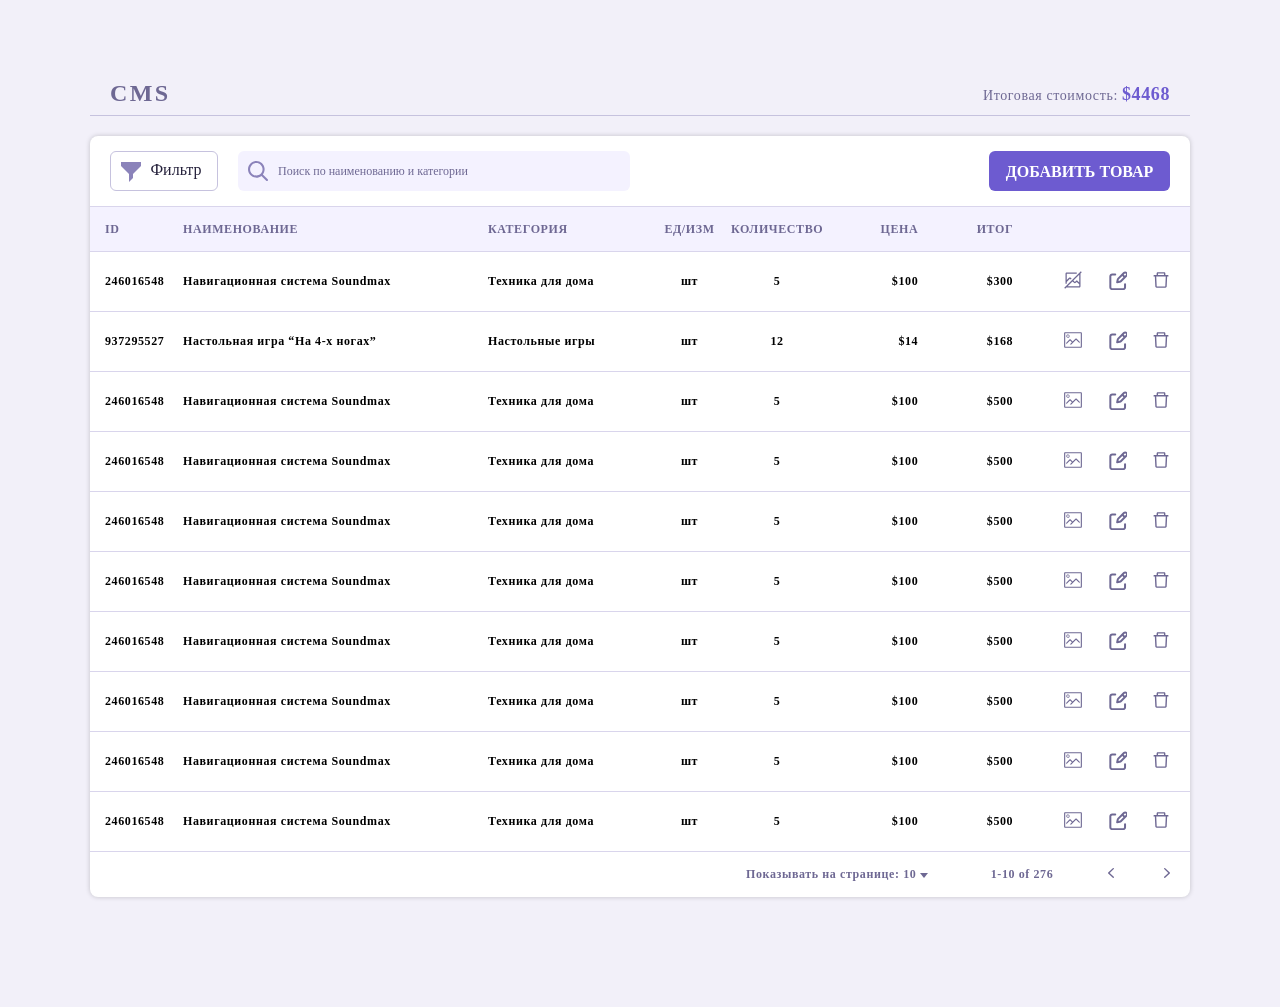
<file: index.html>
<!DOCTYPE html>
<html lang="ru">
<head>
    <meta charset="UTF-8">
    <meta http-equiv="X-UA-Compatible" content="IE=edge">
    <meta name="viewport" content="width=device-width, initial-scale=1.0">
    <title>CMS</title>
    <link rel="stylesheet" href="css/normalize.css">
    <link rel="stylesheet" href="css/global.css">
    <link rel="stylesheet" href="css/table.css">
    <link rel="stylesheet" href="css/modal.css">
    <script defer src="js/script.js"></script>
    <!-- <script>
        document.addEventListener('DOMContentLoaded', () => {
            modal();
        });
      </script> -->
    <!-- <script defer src="js/5_3.js"></script> -->
    <!-- <link rel="import" href="modal.html"> -->
</head>
<body>
    <div class="table__container">
    <header class="header">
        <h1 class="header__title">CMS</h1>
        <p class="header__total">Итоговая стоимость: <span class="header__total-num">$<span class="header__total-sum">900.00</span></span></p>
    </header>
    <hr class="hr">
    <div class="table__wrapper">
        <div class="table__setting">
            <button class="table__filter">
                <svg class="table__filter-img" width="20" height="20" viewBox="0 0 20 20" fill="none" xmlns="http://www.w3.org/2000/svg">
                    <path d="M12 12L20 4V0H0V4L8 12V20L12 16V12Z" fill="#8B83BA"/>
                </svg>                    
                Фильтр</button>
            <input class="table__search" type="text" placeholder="Поиск по наименованию и категории">
                <svg class="table__search-img" width="20" height="20" viewBox="0 0 20 20" fill="none" xmlns="http://www.w3.org/2000/svg">
                    <path d="M13.4097 14.8822C11.7399 16.1799 9.63851 16.7922 7.53338 16.5942C5.42824 16.3963 3.47766 15.403 2.07881 13.8166C0.679961 12.2303 -0.0619809 10.1701 0.00405863 8.05565C0.0700982 5.94118 0.939153 3.9314 2.43427 2.43552C3.92939 0.939633 5.93814 0.0701341 8.05152 0.00406071C10.1649 -0.0620127 12.224 0.680308 13.8096 2.07987C15.3951 3.47944 16.3879 5.43102 16.5857 7.53723C16.7836 9.64345 16.1717 11.7459 14.8745 13.4166L19.6936 18.2201C20.1016 18.6267 20.1022 19.2872 19.695 19.6946C19.2878 20.1021 18.6273 20.1017 18.2204 19.6939L13.4201 14.8822H13.4097ZM8.31916 14.5495C9.13773 14.5495 9.94829 14.3882 10.7045 14.0748C11.4608 13.7614 12.148 13.302 12.7268 12.7229C13.3056 12.1438 13.7647 11.4563 14.078 10.6996C14.3913 9.94298 14.5525 9.13201 14.5525 8.31302C14.5525 7.49403 14.3913 6.68306 14.078 5.92641C13.7647 5.16976 13.3056 4.48225 12.7268 3.90314C12.148 3.32402 11.4608 2.86465 10.7045 2.55123C9.94829 2.23782 9.13773 2.07651 8.31916 2.07651C6.66598 2.07651 5.08051 2.73356 3.91153 3.90314C2.74256 5.07271 2.08583 6.659 2.08583 8.31302C2.08583 9.96705 2.74256 11.5533 3.91153 12.7229C5.08051 13.8925 6.66598 14.5495 8.31916 14.5495Z" fill="#8B83BA"/>
                </svg>
            <button class="table__add">Добавить товар</button>
        </div>
        <div class="table__div">
        <table class="table">
            <thead class="table__head">
                <tr class="table__head-row">
                    <th class="table__head-column table__head-id">ID</th>
                    <th class="table__head-column table__head-name">Наименование</th>
                    <th class="table__head-column table__head-category">Категория</th>
                    <th class="table__head-column table__head-units">ед/изм</th>
                    <th class="table__head-column table__head-amount">количество</th>
                    <th class="table__head-column table__head-price">цена</th>
                    <th class="table__head-column table__head-total">ИТОГ</th>
                    <th class="table__head-column table__head-0" colspan="3"></th>
                </tr>
            </thead>
            <tbody class="table__body">
                <tr class="table__body-row">
                    <td class="table__body-column table__body-id">246016548</td>
                    <td class="table__body-column table__body-name">Навигационная система Soundmax</td>
                    <td class="table__body-column table__body-category">Техника для дома</td>
                    <td class="table__body-column table__body-units">шт</td>
                    <td class="table__body-column table__body-amount">5</td>
                    <td class="table__body-column table__body-price">$100</td>
                    <td class="table__body-column table__body-total">$<span class="table__total-price">300</span></td>
                    <td class="table__body-column table__body-img">
                        <button class="table__body_btn table__body_btn-img">
                            <svg class="body__btn-svg body__btn-svg_img btn-svg__img-close" width="20" height="20" viewBox="0 0 20 20" fill="none" xmlns="http://www.w3.org/2000/svg">
                                <path d="M18.75 2.13375L17.8663 1.25L1.25 17.8663L2.13375 18.75L3.38375 17.5H16.25C16.5814 17.4995 16.899 17.3676 17.1333 17.1333C17.3676 16.899 17.4995 16.5814 17.5 16.25V3.38375L18.75 2.13375ZM16.25 16.25H4.63375L9.50437 11.3794L10.9913 12.8663C11.2257 13.1006 11.5435 13.2322 11.875 13.2322C12.2065 13.2322 12.5243 13.1006 12.7587 12.8663L13.75 11.875L16.25 14.3731V16.25ZM16.25 12.605L14.6337 10.9888C14.3993 10.7544 14.0815 10.6228 13.75 10.6228C13.4185 10.6228 13.1007 10.7544 12.8663 10.9888L11.875 11.98L10.3894 10.4944L16.25 4.63375V12.605Z" fill="#6E6893"/>
                                <path d="M3.75 13.75V11.875L6.875 8.75187L7.73313 9.61062L8.61812 8.72563L7.75875 7.86625C7.52434 7.63191 7.20646 7.50027 6.875 7.50027C6.54354 7.50027 6.22566 7.63191 5.99125 7.86625L3.75 10.1075V3.75H13.75V2.5H3.75C3.41858 2.50033 3.10083 2.63213 2.86648 2.86648C2.63213 3.10083 2.50033 3.41858 2.5 3.75V13.75H3.75Z" fill="#6E6893"/>
                                </svg> 
                        </button>                       
                    </td>
                    <td class="table__body-column table__body-correct">
                        <button class="table__body_btn table__body_btn-correct">
                            <svg class="body__btn-svg body__btn-svg_correct" width="20" height="20" viewBox="0 0 20 20" fill="none" xmlns="http://www.w3.org/2000/svg">
                                <g clip-path="url(#clip0_3602_208)">
                                <path d="M15.5629 4.86078L17.6394 6.93629L15.5629 4.86078ZM16.8982 3.03233L11.2834 8.64709C10.9933 8.9368 10.7955 9.3059 10.7148 9.70789L10.1962 12.304L12.7923 11.7844C13.1942 11.704 13.5629 11.5069 13.8531 11.2167L19.4678 5.60196C19.6366 5.43324 19.7704 5.23293 19.8617 5.01248C19.953 4.79203 20 4.55576 20 4.31714C20 4.07853 19.953 3.84225 19.8617 3.6218C19.7704 3.40136 19.6366 3.20105 19.4678 3.03233C19.2991 2.8636 19.0988 2.72976 18.8784 2.63845C18.6579 2.54714 18.4216 2.50014 18.183 2.50014C17.9444 2.50014 17.7081 2.54714 17.4877 2.63845C17.2672 2.72976 17.0669 2.8636 16.8982 3.03233V3.03233Z" stroke="#6E6893" stroke-width="2" stroke-linecap="round" stroke-linejoin="round"/>
                                <path d="M18.0394 14.2648V17.206C18.0394 17.726 17.8328 18.2248 17.4651 18.5925C17.0973 18.9602 16.5986 19.1668 16.0786 19.1668H5.29415C4.77411 19.1668 4.27537 18.9602 3.90765 18.5925C3.53993 18.2248 3.33334 17.726 3.33334 17.206V6.42157C3.33334 5.90154 3.53993 5.4028 3.90765 5.03508C4.27537 4.66735 4.77411 4.46077 5.29415 4.46077H8.23535" stroke="#6E6893" stroke-width="2" stroke-linecap="round" stroke-linejoin="round"/>
                                </g>
                                <defs>
                                <clipPath id="clip0_3602_208">
                                <rect width="20" height="20" fill="white"/>
                                </clipPath>
                                </defs>
                                </svg>
                        </button>
                    </td>
                    <td class="table__body-column table__body-delete">
                        <button class="table__body_btn table__body_btn-delete">
                            <svg class="body__btn-svg body__btn-svg_delete" width="20" height="20" viewBox="0 0 20 20" fill="none" xmlns="http://www.w3.org/2000/svg">
                                <path d="M7.03125 3.59375H6.875C6.96094 3.59375 7.03125 3.52344 7.03125 3.4375V3.59375H12.9688V3.4375C12.9688 3.52344 13.0391 3.59375 13.125 3.59375H12.9688V5H14.375V3.4375C14.375 2.74805 13.8145 2.1875 13.125 2.1875H6.875C6.18555 2.1875 5.625 2.74805 5.625 3.4375V5H7.03125V3.59375ZM16.875 5H3.125C2.7793 5 2.5 5.2793 2.5 5.625V6.25C2.5 6.33594 2.57031 6.40625 2.65625 6.40625H3.83594L4.31836 16.6211C4.34961 17.2871 4.90039 17.8125 5.56641 17.8125H14.4336C15.1016 17.8125 15.6504 17.2891 15.6816 16.6211L16.1641 6.40625H17.3438C17.4297 6.40625 17.5 6.33594 17.5 6.25V5.625C17.5 5.2793 17.2207 5 16.875 5ZM14.2832 16.4062H5.7168L5.24414 6.40625H14.7559L14.2832 16.4062Z" fill="#6E6893"/>
                                </svg>
                        </button>        
                    </td>
                </tr>
                <tr class="table__body-row">
                    <td class="table__body-column table__body-id">937295527</td>
                    <td class="table__body-column table__body-name">Настольная игра “На 4-х ногах”</td>
                    <td class="table__body-column table__body-category">Настольные игры</td>
                    <td class="table__body-column table__body-units">шт</td>
                    <td class="table__body-column table__body-amount">12</td>
                    <td class="table__body-column table__body-price">$14</td>
                    <td class="table__body-column table__body-total">$<span class="table__total-price">168</span></td>
                    <td class="table__body-column table__body-img">
                        <button id="btn_img" class="table__body_btn table__body_btn-img">
                            <svg class="body__btn-svg body__btn-svg_img btn-svg__img-open" width="20" height="20" viewBox="0 0 20 20" fill="none" xmlns="http://www.w3.org/2000/svg">
                                <path d="M17.7778 2.22223H2.22223C1.92754 2.22223 1.64493 2.33929 1.43655 2.54767C1.22818 2.75604 1.11111 3.03866 1.11111 3.33334V16.6667C1.11111 16.9614 1.22818 17.244 1.43655 17.4523C1.64493 17.6607 1.92754 17.7778 2.22223 17.7778H17.7778C18.0725 17.7778 18.3551 17.6607 18.5635 17.4523C18.7718 17.244 18.8889 16.9614 18.8889 16.6667V3.33334C18.8889 3.03866 18.7718 2.75604 18.5635 2.54767C18.3551 2.33929 18.0725 2.22223 17.7778 2.22223V2.22223ZM2.22223 16.6667V3.33334H17.7778V16.6667H2.22223Z" fill="#6E6893"/>
                                <path d="M4.95555 7.77778C5.28518 7.77778 5.60741 7.68003 5.8815 7.49689C6.15558 7.31376 6.3692 7.05346 6.49535 6.74892C6.62149 6.44437 6.6545 6.10926 6.59019 5.78596C6.52588 5.46266 6.36715 5.16569 6.13406 4.9326C5.90097 4.69951 5.604 4.54078 5.2807 4.47647C4.9574 4.41216 4.62228 4.44516 4.31774 4.57131C4.0132 4.69746 3.7529 4.91108 3.56976 5.18516C3.38663 5.45924 3.28888 5.78147 3.28888 6.11111C3.28888 6.55314 3.46447 6.97706 3.77703 7.28962C4.0896 7.60218 4.51352 7.77778 4.95555 7.77778V7.77778ZM4.95555 5.22222C5.13158 5.22112 5.30399 5.27232 5.45089 5.36932C5.5978 5.46632 5.71259 5.60476 5.78072 5.76708C5.84885 5.9294 5.86725 6.1083 5.83358 6.28109C5.79992 6.45389 5.7157 6.61279 5.59161 6.73766C5.46752 6.86253 5.30915 6.94774 5.13657 6.98249C4.96399 7.01724 4.78498 6.99997 4.62223 6.93285C4.45949 6.86574 4.32033 6.75182 4.22241 6.60552C4.12449 6.45923 4.07222 6.28715 4.07221 6.11111C4.07367 5.87729 4.1672 5.65345 4.33255 5.48811C4.49789 5.32277 4.72172 5.22923 4.95555 5.22778V5.22222Z" fill="#6E6893"/>
                                <path d="M12.6555 8.53889L9.65555 11.5389L7.43332 9.31666C7.32923 9.21319 7.18843 9.15511 7.04166 9.15511C6.89489 9.15511 6.75408 9.21319 6.64999 9.31666L3.28888 12.7222V14.2944L7.0611 10.5222L8.88888 12.3222L6.80555 14.4056H8.33332L13.0278 9.71111L16.6667 13.3333V11.7667L13.4389 8.53889C13.3348 8.43541 13.194 8.37733 13.0472 8.37733C12.9004 8.37733 12.7596 8.43541 12.6555 8.53889V8.53889Z" fill="#6E6893"/>
                            </svg>
                        </button>                       
                    </td>
                    <td class="table__body-column table__body-correct">
                        <button class="table__body_btn table__body_btn-correct">
                            <svg class="body__btn-svg body__btn-svg_correct" width="20" height="20" viewBox="0 0 20 20" fill="none" xmlns="http://www.w3.org/2000/svg">
                                <g clip-path="url(#clip0_3602_208)">
                                <path d="M15.5629 4.86078L17.6394 6.93629L15.5629 4.86078ZM16.8982 3.03233L11.2834 8.64709C10.9933 8.9368 10.7955 9.3059 10.7148 9.70789L10.1962 12.304L12.7923 11.7844C13.1942 11.704 13.5629 11.5069 13.8531 11.2167L19.4678 5.60196C19.6366 5.43324 19.7704 5.23293 19.8617 5.01248C19.953 4.79203 20 4.55576 20 4.31714C20 4.07853 19.953 3.84225 19.8617 3.6218C19.7704 3.40136 19.6366 3.20105 19.4678 3.03233C19.2991 2.8636 19.0988 2.72976 18.8784 2.63845C18.6579 2.54714 18.4216 2.50014 18.183 2.50014C17.9444 2.50014 17.7081 2.54714 17.4877 2.63845C17.2672 2.72976 17.0669 2.8636 16.8982 3.03233V3.03233Z" stroke="#6E6893" stroke-width="2" stroke-linecap="round" stroke-linejoin="round"/>
                                <path d="M18.0394 14.2648V17.206C18.0394 17.726 17.8328 18.2248 17.4651 18.5925C17.0973 18.9602 16.5986 19.1668 16.0786 19.1668H5.29415C4.77411 19.1668 4.27537 18.9602 3.90765 18.5925C3.53993 18.2248 3.33334 17.726 3.33334 17.206V6.42157C3.33334 5.90154 3.53993 5.4028 3.90765 5.03508C4.27537 4.66735 4.77411 4.46077 5.29415 4.46077H8.23535" stroke="#6E6893" stroke-width="2" stroke-linecap="round" stroke-linejoin="round"/>
                                </g>
                                <defs>
                                <clipPath id="clip0_3602_208">
                                <rect width="20" height="20" fill="white"/>
                                </clipPath>
                                </defs>
                                </svg>
                        </button>
                    </td>
                    <td class="table__body-column table__body-delete">
                        <button class="table__body_btn table__body_btn-delete">
                            <svg class="body__btn-svg body__btn-svg_delete" width="20" height="20" viewBox="0 0 20 20" fill="none" xmlns="http://www.w3.org/2000/svg">
                                <path d="M7.03125 3.59375H6.875C6.96094 3.59375 7.03125 3.52344 7.03125 3.4375V3.59375H12.9688V3.4375C12.9688 3.52344 13.0391 3.59375 13.125 3.59375H12.9688V5H14.375V3.4375C14.375 2.74805 13.8145 2.1875 13.125 2.1875H6.875C6.18555 2.1875 5.625 2.74805 5.625 3.4375V5H7.03125V3.59375ZM16.875 5H3.125C2.7793 5 2.5 5.2793 2.5 5.625V6.25C2.5 6.33594 2.57031 6.40625 2.65625 6.40625H3.83594L4.31836 16.6211C4.34961 17.2871 4.90039 17.8125 5.56641 17.8125H14.4336C15.1016 17.8125 15.6504 17.2891 15.6816 16.6211L16.1641 6.40625H17.3438C17.4297 6.40625 17.5 6.33594 17.5 6.25V5.625C17.5 5.2793 17.2207 5 16.875 5ZM14.2832 16.4062H5.7168L5.24414 6.40625H14.7559L14.2832 16.4062Z" fill="#6E6893"/>
                                </svg>
                        </button>        
                    </td>
                </tr>
                <tr class="table__body-row">
                    <td class="table__body-column table__body-id">246016548</td>
                    <td class="table__body-column table__body-name">Навигационная система Soundmax</td>
                    <td class="table__body-column table__body-category">Техника для дома</td>
                    <td class="table__body-column table__body-units">шт</td>
                    <td class="table__body-column table__body-amount">5</td>
                    <td class="table__body-column table__body-price">$100</td>
                    <td class="table__body-column table__body-total">$<span class="table__total-price">500</span></td>
                    <td class="table__body-column table__body-img">
                        <button class="table__body_btn table__body_btn-img">
                            <svg class="body__btn-svg body__btn-svg_img btn-svg__img-open" width="20" height="20" viewBox="0 0 20 20" fill="none" xmlns="http://www.w3.org/2000/svg">
                                <path d="M17.7778 2.22223H2.22223C1.92754 2.22223 1.64493 2.33929 1.43655 2.54767C1.22818 2.75604 1.11111 3.03866 1.11111 3.33334V16.6667C1.11111 16.9614 1.22818 17.244 1.43655 17.4523C1.64493 17.6607 1.92754 17.7778 2.22223 17.7778H17.7778C18.0725 17.7778 18.3551 17.6607 18.5635 17.4523C18.7718 17.244 18.8889 16.9614 18.8889 16.6667V3.33334C18.8889 3.03866 18.7718 2.75604 18.5635 2.54767C18.3551 2.33929 18.0725 2.22223 17.7778 2.22223V2.22223ZM2.22223 16.6667V3.33334H17.7778V16.6667H2.22223Z" fill="#6E6893"/>
                                <path d="M4.95555 7.77778C5.28518 7.77778 5.60741 7.68003 5.8815 7.49689C6.15558 7.31376 6.3692 7.05346 6.49535 6.74892C6.62149 6.44437 6.6545 6.10926 6.59019 5.78596C6.52588 5.46266 6.36715 5.16569 6.13406 4.9326C5.90097 4.69951 5.604 4.54078 5.2807 4.47647C4.9574 4.41216 4.62228 4.44516 4.31774 4.57131C4.0132 4.69746 3.7529 4.91108 3.56976 5.18516C3.38663 5.45924 3.28888 5.78147 3.28888 6.11111C3.28888 6.55314 3.46447 6.97706 3.77703 7.28962C4.0896 7.60218 4.51352 7.77778 4.95555 7.77778V7.77778ZM4.95555 5.22222C5.13158 5.22112 5.30399 5.27232 5.45089 5.36932C5.5978 5.46632 5.71259 5.60476 5.78072 5.76708C5.84885 5.9294 5.86725 6.1083 5.83358 6.28109C5.79992 6.45389 5.7157 6.61279 5.59161 6.73766C5.46752 6.86253 5.30915 6.94774 5.13657 6.98249C4.96399 7.01724 4.78498 6.99997 4.62223 6.93285C4.45949 6.86574 4.32033 6.75182 4.22241 6.60552C4.12449 6.45923 4.07222 6.28715 4.07221 6.11111C4.07367 5.87729 4.1672 5.65345 4.33255 5.48811C4.49789 5.32277 4.72172 5.22923 4.95555 5.22778V5.22222Z" fill="#6E6893"/>
                                <path d="M12.6555 8.53889L9.65555 11.5389L7.43332 9.31666C7.32923 9.21319 7.18843 9.15511 7.04166 9.15511C6.89489 9.15511 6.75408 9.21319 6.64999 9.31666L3.28888 12.7222V14.2944L7.0611 10.5222L8.88888 12.3222L6.80555 14.4056H8.33332L13.0278 9.71111L16.6667 13.3333V11.7667L13.4389 8.53889C13.3348 8.43541 13.194 8.37733 13.0472 8.37733C12.9004 8.37733 12.7596 8.43541 12.6555 8.53889V8.53889Z" fill="#6E6893"/>
                            </svg>
                        </button>                       
                    </td>
                    <td class="table__body-column table__body-correct">
                        <button class="table__body_btn table__body_btn-correct">
                            <svg class="body__btn-svg body__btn-svg_correct" width="20" height="20" viewBox="0 0 20 20" fill="none" xmlns="http://www.w3.org/2000/svg">
                                <g clip-path="url(#clip0_3602_208)">
                                <path d="M15.5629 4.86078L17.6394 6.93629L15.5629 4.86078ZM16.8982 3.03233L11.2834 8.64709C10.9933 8.9368 10.7955 9.3059 10.7148 9.70789L10.1962 12.304L12.7923 11.7844C13.1942 11.704 13.5629 11.5069 13.8531 11.2167L19.4678 5.60196C19.6366 5.43324 19.7704 5.23293 19.8617 5.01248C19.953 4.79203 20 4.55576 20 4.31714C20 4.07853 19.953 3.84225 19.8617 3.6218C19.7704 3.40136 19.6366 3.20105 19.4678 3.03233C19.2991 2.8636 19.0988 2.72976 18.8784 2.63845C18.6579 2.54714 18.4216 2.50014 18.183 2.50014C17.9444 2.50014 17.7081 2.54714 17.4877 2.63845C17.2672 2.72976 17.0669 2.8636 16.8982 3.03233V3.03233Z" stroke="#6E6893" stroke-width="2" stroke-linecap="round" stroke-linejoin="round"/>
                                <path d="M18.0394 14.2648V17.206C18.0394 17.726 17.8328 18.2248 17.4651 18.5925C17.0973 18.9602 16.5986 19.1668 16.0786 19.1668H5.29415C4.77411 19.1668 4.27537 18.9602 3.90765 18.5925C3.53993 18.2248 3.33334 17.726 3.33334 17.206V6.42157C3.33334 5.90154 3.53993 5.4028 3.90765 5.03508C4.27537 4.66735 4.77411 4.46077 5.29415 4.46077H8.23535" stroke="#6E6893" stroke-width="2" stroke-linecap="round" stroke-linejoin="round"/>
                                </g>
                                <defs>
                                <clipPath id="clip0_3602_208">
                                <rect width="20" height="20" fill="white"/>
                                </clipPath>
                                </defs>
                                </svg>
                        </button>
                    </td>
                    <td class="table__body-column table__body-delete">
                        <button class="table__body_btn table__body_btn-delete">
                            <svg class="body__btn-svg body__btn-svg_delete" width="20" height="20" viewBox="0 0 20 20" fill="none" xmlns="http://www.w3.org/2000/svg">
                                <path d="M7.03125 3.59375H6.875C6.96094 3.59375 7.03125 3.52344 7.03125 3.4375V3.59375H12.9688V3.4375C12.9688 3.52344 13.0391 3.59375 13.125 3.59375H12.9688V5H14.375V3.4375C14.375 2.74805 13.8145 2.1875 13.125 2.1875H6.875C6.18555 2.1875 5.625 2.74805 5.625 3.4375V5H7.03125V3.59375ZM16.875 5H3.125C2.7793 5 2.5 5.2793 2.5 5.625V6.25C2.5 6.33594 2.57031 6.40625 2.65625 6.40625H3.83594L4.31836 16.6211C4.34961 17.2871 4.90039 17.8125 5.56641 17.8125H14.4336C15.1016 17.8125 15.6504 17.2891 15.6816 16.6211L16.1641 6.40625H17.3438C17.4297 6.40625 17.5 6.33594 17.5 6.25V5.625C17.5 5.2793 17.2207 5 16.875 5ZM14.2832 16.4062H5.7168L5.24414 6.40625H14.7559L14.2832 16.4062Z" fill="#6E6893"/>
                                </svg>
                        </button>        
                    </td>
                </tr>
                <tr class="table__body-row">
                    <td class="table__body-column table__body-id">246016548</td>
                    <td class="table__body-column table__body-name">Навигационная система Soundmax</td>
                    <td class="table__body-column table__body-category">Техника для дома</td>
                    <td class="table__body-column table__body-units">шт</td>
                    <td class="table__body-column table__body-amount">5</td>
                    <td class="table__body-column table__body-price">$100</td>
                    <td class="table__body-column table__body-total">$<span class="table__total-price">500</span></td>
                    <td class="table__body-column table__body-img">
                        <button class="table__body_btn table__body_btn-img">
                            <svg class="body__btn-svg body__btn-svg_img btn-svg__img-open" width="20" height="20" viewBox="0 0 20 20" fill="none" xmlns="http://www.w3.org/2000/svg">
                                <path d="M17.7778 2.22223H2.22223C1.92754 2.22223 1.64493 2.33929 1.43655 2.54767C1.22818 2.75604 1.11111 3.03866 1.11111 3.33334V16.6667C1.11111 16.9614 1.22818 17.244 1.43655 17.4523C1.64493 17.6607 1.92754 17.7778 2.22223 17.7778H17.7778C18.0725 17.7778 18.3551 17.6607 18.5635 17.4523C18.7718 17.244 18.8889 16.9614 18.8889 16.6667V3.33334C18.8889 3.03866 18.7718 2.75604 18.5635 2.54767C18.3551 2.33929 18.0725 2.22223 17.7778 2.22223V2.22223ZM2.22223 16.6667V3.33334H17.7778V16.6667H2.22223Z" fill="#6E6893"/>
                                <path d="M4.95555 7.77778C5.28518 7.77778 5.60741 7.68003 5.8815 7.49689C6.15558 7.31376 6.3692 7.05346 6.49535 6.74892C6.62149 6.44437 6.6545 6.10926 6.59019 5.78596C6.52588 5.46266 6.36715 5.16569 6.13406 4.9326C5.90097 4.69951 5.604 4.54078 5.2807 4.47647C4.9574 4.41216 4.62228 4.44516 4.31774 4.57131C4.0132 4.69746 3.7529 4.91108 3.56976 5.18516C3.38663 5.45924 3.28888 5.78147 3.28888 6.11111C3.28888 6.55314 3.46447 6.97706 3.77703 7.28962C4.0896 7.60218 4.51352 7.77778 4.95555 7.77778V7.77778ZM4.95555 5.22222C5.13158 5.22112 5.30399 5.27232 5.45089 5.36932C5.5978 5.46632 5.71259 5.60476 5.78072 5.76708C5.84885 5.9294 5.86725 6.1083 5.83358 6.28109C5.79992 6.45389 5.7157 6.61279 5.59161 6.73766C5.46752 6.86253 5.30915 6.94774 5.13657 6.98249C4.96399 7.01724 4.78498 6.99997 4.62223 6.93285C4.45949 6.86574 4.32033 6.75182 4.22241 6.60552C4.12449 6.45923 4.07222 6.28715 4.07221 6.11111C4.07367 5.87729 4.1672 5.65345 4.33255 5.48811C4.49789 5.32277 4.72172 5.22923 4.95555 5.22778V5.22222Z" fill="#6E6893"/>
                                <path d="M12.6555 8.53889L9.65555 11.5389L7.43332 9.31666C7.32923 9.21319 7.18843 9.15511 7.04166 9.15511C6.89489 9.15511 6.75408 9.21319 6.64999 9.31666L3.28888 12.7222V14.2944L7.0611 10.5222L8.88888 12.3222L6.80555 14.4056H8.33332L13.0278 9.71111L16.6667 13.3333V11.7667L13.4389 8.53889C13.3348 8.43541 13.194 8.37733 13.0472 8.37733C12.9004 8.37733 12.7596 8.43541 12.6555 8.53889V8.53889Z" fill="#6E6893"/>
                            </svg>
                        </button>                       
                    </td>
                    <td class="table__body-column table__body-correct">
                        <button class="table__body_btn table__body_btn-correct">
                            <svg class="body__btn-svg body__btn-svg_correct" width="20" height="20" viewBox="0 0 20 20" fill="none" xmlns="http://www.w3.org/2000/svg">
                                <g clip-path="url(#clip0_3602_208)">
                                <path d="M15.5629 4.86078L17.6394 6.93629L15.5629 4.86078ZM16.8982 3.03233L11.2834 8.64709C10.9933 8.9368 10.7955 9.3059 10.7148 9.70789L10.1962 12.304L12.7923 11.7844C13.1942 11.704 13.5629 11.5069 13.8531 11.2167L19.4678 5.60196C19.6366 5.43324 19.7704 5.23293 19.8617 5.01248C19.953 4.79203 20 4.55576 20 4.31714C20 4.07853 19.953 3.84225 19.8617 3.6218C19.7704 3.40136 19.6366 3.20105 19.4678 3.03233C19.2991 2.8636 19.0988 2.72976 18.8784 2.63845C18.6579 2.54714 18.4216 2.50014 18.183 2.50014C17.9444 2.50014 17.7081 2.54714 17.4877 2.63845C17.2672 2.72976 17.0669 2.8636 16.8982 3.03233V3.03233Z" stroke="#6E6893" stroke-width="2" stroke-linecap="round" stroke-linejoin="round"/>
                                <path d="M18.0394 14.2648V17.206C18.0394 17.726 17.8328 18.2248 17.4651 18.5925C17.0973 18.9602 16.5986 19.1668 16.0786 19.1668H5.29415C4.77411 19.1668 4.27537 18.9602 3.90765 18.5925C3.53993 18.2248 3.33334 17.726 3.33334 17.206V6.42157C3.33334 5.90154 3.53993 5.4028 3.90765 5.03508C4.27537 4.66735 4.77411 4.46077 5.29415 4.46077H8.23535" stroke="#6E6893" stroke-width="2" stroke-linecap="round" stroke-linejoin="round"/>
                                </g>
                                <defs>
                                <clipPath id="clip0_3602_208">
                                <rect width="20" height="20" fill="white"/>
                                </clipPath>
                                </defs>
                                </svg>
                        </button>
                    </td>
                    <td class="table__body-column table__body-delete">
                        <button class="table__body_btn table__body_btn-delete">
                            <svg class="body__btn-svg body__btn-svg_delete" width="20" height="20" viewBox="0 0 20 20" fill="none" xmlns="http://www.w3.org/2000/svg">
                                <path d="M7.03125 3.59375H6.875C6.96094 3.59375 7.03125 3.52344 7.03125 3.4375V3.59375H12.9688V3.4375C12.9688 3.52344 13.0391 3.59375 13.125 3.59375H12.9688V5H14.375V3.4375C14.375 2.74805 13.8145 2.1875 13.125 2.1875H6.875C6.18555 2.1875 5.625 2.74805 5.625 3.4375V5H7.03125V3.59375ZM16.875 5H3.125C2.7793 5 2.5 5.2793 2.5 5.625V6.25C2.5 6.33594 2.57031 6.40625 2.65625 6.40625H3.83594L4.31836 16.6211C4.34961 17.2871 4.90039 17.8125 5.56641 17.8125H14.4336C15.1016 17.8125 15.6504 17.2891 15.6816 16.6211L16.1641 6.40625H17.3438C17.4297 6.40625 17.5 6.33594 17.5 6.25V5.625C17.5 5.2793 17.2207 5 16.875 5ZM14.2832 16.4062H5.7168L5.24414 6.40625H14.7559L14.2832 16.4062Z" fill="#6E6893"/>
                                </svg>
                        </button>        
                    </td>
                </tr>
                <tr class="table__body-row">
                    <td class="table__body-column table__body-id">246016548</td>
                    <td class="table__body-column table__body-name">Навигационная система Soundmax</td>
                    <td class="table__body-column table__body-category">Техника для дома</td>
                    <td class="table__body-column table__body-units">шт</td>
                    <td class="table__body-column table__body-amount">5</td>
                    <td class="table__body-column table__body-price">$100</td>
                    <td class="table__body-column table__body-total">$<span class="table__total-price">500</span></td>
                    <td class="table__body-column table__body-img">
                        <button class="table__body_btn table__body_btn-img">
                            <svg class="body__btn-svg body__btn-svg_img btn-svg__img-open" width="20" height="20" viewBox="0 0 20 20" fill="none" xmlns="http://www.w3.org/2000/svg">
                                <path d="M17.7778 2.22223H2.22223C1.92754 2.22223 1.64493 2.33929 1.43655 2.54767C1.22818 2.75604 1.11111 3.03866 1.11111 3.33334V16.6667C1.11111 16.9614 1.22818 17.244 1.43655 17.4523C1.64493 17.6607 1.92754 17.7778 2.22223 17.7778H17.7778C18.0725 17.7778 18.3551 17.6607 18.5635 17.4523C18.7718 17.244 18.8889 16.9614 18.8889 16.6667V3.33334C18.8889 3.03866 18.7718 2.75604 18.5635 2.54767C18.3551 2.33929 18.0725 2.22223 17.7778 2.22223V2.22223ZM2.22223 16.6667V3.33334H17.7778V16.6667H2.22223Z" fill="#6E6893"/>
                                <path d="M4.95555 7.77778C5.28518 7.77778 5.60741 7.68003 5.8815 7.49689C6.15558 7.31376 6.3692 7.05346 6.49535 6.74892C6.62149 6.44437 6.6545 6.10926 6.59019 5.78596C6.52588 5.46266 6.36715 5.16569 6.13406 4.9326C5.90097 4.69951 5.604 4.54078 5.2807 4.47647C4.9574 4.41216 4.62228 4.44516 4.31774 4.57131C4.0132 4.69746 3.7529 4.91108 3.56976 5.18516C3.38663 5.45924 3.28888 5.78147 3.28888 6.11111C3.28888 6.55314 3.46447 6.97706 3.77703 7.28962C4.0896 7.60218 4.51352 7.77778 4.95555 7.77778V7.77778ZM4.95555 5.22222C5.13158 5.22112 5.30399 5.27232 5.45089 5.36932C5.5978 5.46632 5.71259 5.60476 5.78072 5.76708C5.84885 5.9294 5.86725 6.1083 5.83358 6.28109C5.79992 6.45389 5.7157 6.61279 5.59161 6.73766C5.46752 6.86253 5.30915 6.94774 5.13657 6.98249C4.96399 7.01724 4.78498 6.99997 4.62223 6.93285C4.45949 6.86574 4.32033 6.75182 4.22241 6.60552C4.12449 6.45923 4.07222 6.28715 4.07221 6.11111C4.07367 5.87729 4.1672 5.65345 4.33255 5.48811C4.49789 5.32277 4.72172 5.22923 4.95555 5.22778V5.22222Z" fill="#6E6893"/>
                                <path d="M12.6555 8.53889L9.65555 11.5389L7.43332 9.31666C7.32923 9.21319 7.18843 9.15511 7.04166 9.15511C6.89489 9.15511 6.75408 9.21319 6.64999 9.31666L3.28888 12.7222V14.2944L7.0611 10.5222L8.88888 12.3222L6.80555 14.4056H8.33332L13.0278 9.71111L16.6667 13.3333V11.7667L13.4389 8.53889C13.3348 8.43541 13.194 8.37733 13.0472 8.37733C12.9004 8.37733 12.7596 8.43541 12.6555 8.53889V8.53889Z" fill="#6E6893"/>
                            </svg>
                        </button>                       
                    </td>
                    <td class="table__body-column table__body-correct">
                        <button class="table__body_btn table__body_btn-correct">
                            <svg class="body__btn-svg body__btn-svg_correct" width="20" height="20" viewBox="0 0 20 20" fill="none" xmlns="http://www.w3.org/2000/svg">
                                <g clip-path="url(#clip0_3602_208)">
                                <path d="M15.5629 4.86078L17.6394 6.93629L15.5629 4.86078ZM16.8982 3.03233L11.2834 8.64709C10.9933 8.9368 10.7955 9.3059 10.7148 9.70789L10.1962 12.304L12.7923 11.7844C13.1942 11.704 13.5629 11.5069 13.8531 11.2167L19.4678 5.60196C19.6366 5.43324 19.7704 5.23293 19.8617 5.01248C19.953 4.79203 20 4.55576 20 4.31714C20 4.07853 19.953 3.84225 19.8617 3.6218C19.7704 3.40136 19.6366 3.20105 19.4678 3.03233C19.2991 2.8636 19.0988 2.72976 18.8784 2.63845C18.6579 2.54714 18.4216 2.50014 18.183 2.50014C17.9444 2.50014 17.7081 2.54714 17.4877 2.63845C17.2672 2.72976 17.0669 2.8636 16.8982 3.03233V3.03233Z" stroke="#6E6893" stroke-width="2" stroke-linecap="round" stroke-linejoin="round"/>
                                <path d="M18.0394 14.2648V17.206C18.0394 17.726 17.8328 18.2248 17.4651 18.5925C17.0973 18.9602 16.5986 19.1668 16.0786 19.1668H5.29415C4.77411 19.1668 4.27537 18.9602 3.90765 18.5925C3.53993 18.2248 3.33334 17.726 3.33334 17.206V6.42157C3.33334 5.90154 3.53993 5.4028 3.90765 5.03508C4.27537 4.66735 4.77411 4.46077 5.29415 4.46077H8.23535" stroke="#6E6893" stroke-width="2" stroke-linecap="round" stroke-linejoin="round"/>
                                </g>
                                <defs>
                                <clipPath id="clip0_3602_208">
                                <rect width="20" height="20" fill="white"/>
                                </clipPath>
                                </defs>
                                </svg>
                        </button>
                    </td>
                    <td class="table__body-column table__body-delete">
                        <button class="table__body_btn table__body_btn-delete">
                            <svg class="body__btn-svg body__btn-svg_delete" width="20" height="20" viewBox="0 0 20 20" fill="none" xmlns="http://www.w3.org/2000/svg">
                                <path d="M7.03125 3.59375H6.875C6.96094 3.59375 7.03125 3.52344 7.03125 3.4375V3.59375H12.9688V3.4375C12.9688 3.52344 13.0391 3.59375 13.125 3.59375H12.9688V5H14.375V3.4375C14.375 2.74805 13.8145 2.1875 13.125 2.1875H6.875C6.18555 2.1875 5.625 2.74805 5.625 3.4375V5H7.03125V3.59375ZM16.875 5H3.125C2.7793 5 2.5 5.2793 2.5 5.625V6.25C2.5 6.33594 2.57031 6.40625 2.65625 6.40625H3.83594L4.31836 16.6211C4.34961 17.2871 4.90039 17.8125 5.56641 17.8125H14.4336C15.1016 17.8125 15.6504 17.2891 15.6816 16.6211L16.1641 6.40625H17.3438C17.4297 6.40625 17.5 6.33594 17.5 6.25V5.625C17.5 5.2793 17.2207 5 16.875 5ZM14.2832 16.4062H5.7168L5.24414 6.40625H14.7559L14.2832 16.4062Z" fill="#6E6893"/>
                                </svg>
                        </button>        
                    </td>
                </tr>
                <tr class="table__body-row">
                    <td class="table__body-column table__body-id">246016548</td>
                    <td class="table__body-column table__body-name">Навигационная система Soundmax</td>
                    <td class="table__body-column table__body-category">Техника для дома</td>
                    <td class="table__body-column table__body-units">шт</td>
                    <td class="table__body-column table__body-amount">5</td>
                    <td class="table__body-column table__body-price">$100</td>
                    <td class="table__body-column table__body-total">$<span class="table__total-price">500</span></td>
                    <td class="table__body-column table__body-img">
                        <button class="table__body_btn table__body_btn-img">
                            <svg class="body__btn-svg body__btn-svg_img btn-svg__img-open" width="20" height="20" viewBox="0 0 20 20" fill="none" xmlns="http://www.w3.org/2000/svg">
                                <path d="M17.7778 2.22223H2.22223C1.92754 2.22223 1.64493 2.33929 1.43655 2.54767C1.22818 2.75604 1.11111 3.03866 1.11111 3.33334V16.6667C1.11111 16.9614 1.22818 17.244 1.43655 17.4523C1.64493 17.6607 1.92754 17.7778 2.22223 17.7778H17.7778C18.0725 17.7778 18.3551 17.6607 18.5635 17.4523C18.7718 17.244 18.8889 16.9614 18.8889 16.6667V3.33334C18.8889 3.03866 18.7718 2.75604 18.5635 2.54767C18.3551 2.33929 18.0725 2.22223 17.7778 2.22223V2.22223ZM2.22223 16.6667V3.33334H17.7778V16.6667H2.22223Z" fill="#6E6893"/>
                                <path d="M4.95555 7.77778C5.28518 7.77778 5.60741 7.68003 5.8815 7.49689C6.15558 7.31376 6.3692 7.05346 6.49535 6.74892C6.62149 6.44437 6.6545 6.10926 6.59019 5.78596C6.52588 5.46266 6.36715 5.16569 6.13406 4.9326C5.90097 4.69951 5.604 4.54078 5.2807 4.47647C4.9574 4.41216 4.62228 4.44516 4.31774 4.57131C4.0132 4.69746 3.7529 4.91108 3.56976 5.18516C3.38663 5.45924 3.28888 5.78147 3.28888 6.11111C3.28888 6.55314 3.46447 6.97706 3.77703 7.28962C4.0896 7.60218 4.51352 7.77778 4.95555 7.77778V7.77778ZM4.95555 5.22222C5.13158 5.22112 5.30399 5.27232 5.45089 5.36932C5.5978 5.46632 5.71259 5.60476 5.78072 5.76708C5.84885 5.9294 5.86725 6.1083 5.83358 6.28109C5.79992 6.45389 5.7157 6.61279 5.59161 6.73766C5.46752 6.86253 5.30915 6.94774 5.13657 6.98249C4.96399 7.01724 4.78498 6.99997 4.62223 6.93285C4.45949 6.86574 4.32033 6.75182 4.22241 6.60552C4.12449 6.45923 4.07222 6.28715 4.07221 6.11111C4.07367 5.87729 4.1672 5.65345 4.33255 5.48811C4.49789 5.32277 4.72172 5.22923 4.95555 5.22778V5.22222Z" fill="#6E6893"/>
                                <path d="M12.6555 8.53889L9.65555 11.5389L7.43332 9.31666C7.32923 9.21319 7.18843 9.15511 7.04166 9.15511C6.89489 9.15511 6.75408 9.21319 6.64999 9.31666L3.28888 12.7222V14.2944L7.0611 10.5222L8.88888 12.3222L6.80555 14.4056H8.33332L13.0278 9.71111L16.6667 13.3333V11.7667L13.4389 8.53889C13.3348 8.43541 13.194 8.37733 13.0472 8.37733C12.9004 8.37733 12.7596 8.43541 12.6555 8.53889V8.53889Z" fill="#6E6893"/>
                            </svg>
                        </button>                       
                    </td>
                    <td class="table__body-column table__body-correct">
                        <button class="table__body_btn table__body_btn-correct">
                            <svg class="body__btn-svg body__btn-svg_correct" width="20" height="20" viewBox="0 0 20 20" fill="none" xmlns="http://www.w3.org/2000/svg">
                                <g clip-path="url(#clip0_3602_208)">
                                <path d="M15.5629 4.86078L17.6394 6.93629L15.5629 4.86078ZM16.8982 3.03233L11.2834 8.64709C10.9933 8.9368 10.7955 9.3059 10.7148 9.70789L10.1962 12.304L12.7923 11.7844C13.1942 11.704 13.5629 11.5069 13.8531 11.2167L19.4678 5.60196C19.6366 5.43324 19.7704 5.23293 19.8617 5.01248C19.953 4.79203 20 4.55576 20 4.31714C20 4.07853 19.953 3.84225 19.8617 3.6218C19.7704 3.40136 19.6366 3.20105 19.4678 3.03233C19.2991 2.8636 19.0988 2.72976 18.8784 2.63845C18.6579 2.54714 18.4216 2.50014 18.183 2.50014C17.9444 2.50014 17.7081 2.54714 17.4877 2.63845C17.2672 2.72976 17.0669 2.8636 16.8982 3.03233V3.03233Z" stroke="#6E6893" stroke-width="2" stroke-linecap="round" stroke-linejoin="round"/>
                                <path d="M18.0394 14.2648V17.206C18.0394 17.726 17.8328 18.2248 17.4651 18.5925C17.0973 18.9602 16.5986 19.1668 16.0786 19.1668H5.29415C4.77411 19.1668 4.27537 18.9602 3.90765 18.5925C3.53993 18.2248 3.33334 17.726 3.33334 17.206V6.42157C3.33334 5.90154 3.53993 5.4028 3.90765 5.03508C4.27537 4.66735 4.77411 4.46077 5.29415 4.46077H8.23535" stroke="#6E6893" stroke-width="2" stroke-linecap="round" stroke-linejoin="round"/>
                                </g>
                                <defs>
                                <clipPath id="clip0_3602_208">
                                <rect width="20" height="20" fill="white"/>
                                </clipPath>
                                </defs>
                                </svg>
                        </button>
                    </td>
                    <td class="table__body-column table__body-delete">
                        <button class="table__body_btn table__body_btn-delete">
                            <svg class="body__btn-svg body__btn-svg_delete" width="20" height="20" viewBox="0 0 20 20" fill="none" xmlns="http://www.w3.org/2000/svg">
                                <path d="M7.03125 3.59375H6.875C6.96094 3.59375 7.03125 3.52344 7.03125 3.4375V3.59375H12.9688V3.4375C12.9688 3.52344 13.0391 3.59375 13.125 3.59375H12.9688V5H14.375V3.4375C14.375 2.74805 13.8145 2.1875 13.125 2.1875H6.875C6.18555 2.1875 5.625 2.74805 5.625 3.4375V5H7.03125V3.59375ZM16.875 5H3.125C2.7793 5 2.5 5.2793 2.5 5.625V6.25C2.5 6.33594 2.57031 6.40625 2.65625 6.40625H3.83594L4.31836 16.6211C4.34961 17.2871 4.90039 17.8125 5.56641 17.8125H14.4336C15.1016 17.8125 15.6504 17.2891 15.6816 16.6211L16.1641 6.40625H17.3438C17.4297 6.40625 17.5 6.33594 17.5 6.25V5.625C17.5 5.2793 17.2207 5 16.875 5ZM14.2832 16.4062H5.7168L5.24414 6.40625H14.7559L14.2832 16.4062Z" fill="#6E6893"/>
                                </svg>
                        </button>        
                    </td>
                </tr>
                <tr class="table__body-row">
                    <td class="table__body-column table__body-id">246016548</td>
                    <td class="table__body-column table__body-name">Навигационная система Soundmax</td>
                    <td class="table__body-column table__body-category">Техника для дома</td>
                    <td class="table__body-column table__body-units">шт</td>
                    <td class="table__body-column table__body-amount">5</td>
                    <td class="table__body-column table__body-price">$100</td>
                    <td class="table__body-column table__body-total">$<span class="table__total-price">500</span></td>
                    <td class="table__body-column table__body-img">
                        <button class="table__body_btn table__body_btn-img">
                            <svg class="body__btn-svg body__btn-svg_img btn-svg__img-open" width="20" height="20" viewBox="0 0 20 20" fill="none" xmlns="http://www.w3.org/2000/svg">
                                <path d="M17.7778 2.22223H2.22223C1.92754 2.22223 1.64493 2.33929 1.43655 2.54767C1.22818 2.75604 1.11111 3.03866 1.11111 3.33334V16.6667C1.11111 16.9614 1.22818 17.244 1.43655 17.4523C1.64493 17.6607 1.92754 17.7778 2.22223 17.7778H17.7778C18.0725 17.7778 18.3551 17.6607 18.5635 17.4523C18.7718 17.244 18.8889 16.9614 18.8889 16.6667V3.33334C18.8889 3.03866 18.7718 2.75604 18.5635 2.54767C18.3551 2.33929 18.0725 2.22223 17.7778 2.22223V2.22223ZM2.22223 16.6667V3.33334H17.7778V16.6667H2.22223Z" fill="#6E6893"/>
                                <path d="M4.95555 7.77778C5.28518 7.77778 5.60741 7.68003 5.8815 7.49689C6.15558 7.31376 6.3692 7.05346 6.49535 6.74892C6.62149 6.44437 6.6545 6.10926 6.59019 5.78596C6.52588 5.46266 6.36715 5.16569 6.13406 4.9326C5.90097 4.69951 5.604 4.54078 5.2807 4.47647C4.9574 4.41216 4.62228 4.44516 4.31774 4.57131C4.0132 4.69746 3.7529 4.91108 3.56976 5.18516C3.38663 5.45924 3.28888 5.78147 3.28888 6.11111C3.28888 6.55314 3.46447 6.97706 3.77703 7.28962C4.0896 7.60218 4.51352 7.77778 4.95555 7.77778V7.77778ZM4.95555 5.22222C5.13158 5.22112 5.30399 5.27232 5.45089 5.36932C5.5978 5.46632 5.71259 5.60476 5.78072 5.76708C5.84885 5.9294 5.86725 6.1083 5.83358 6.28109C5.79992 6.45389 5.7157 6.61279 5.59161 6.73766C5.46752 6.86253 5.30915 6.94774 5.13657 6.98249C4.96399 7.01724 4.78498 6.99997 4.62223 6.93285C4.45949 6.86574 4.32033 6.75182 4.22241 6.60552C4.12449 6.45923 4.07222 6.28715 4.07221 6.11111C4.07367 5.87729 4.1672 5.65345 4.33255 5.48811C4.49789 5.32277 4.72172 5.22923 4.95555 5.22778V5.22222Z" fill="#6E6893"/>
                                <path d="M12.6555 8.53889L9.65555 11.5389L7.43332 9.31666C7.32923 9.21319 7.18843 9.15511 7.04166 9.15511C6.89489 9.15511 6.75408 9.21319 6.64999 9.31666L3.28888 12.7222V14.2944L7.0611 10.5222L8.88888 12.3222L6.80555 14.4056H8.33332L13.0278 9.71111L16.6667 13.3333V11.7667L13.4389 8.53889C13.3348 8.43541 13.194 8.37733 13.0472 8.37733C12.9004 8.37733 12.7596 8.43541 12.6555 8.53889V8.53889Z" fill="#6E6893"/>
                            </svg>
                        </button>                       
                    </td>
                    <td class="table__body-column table__body-correct">
                        <button class="table__body_btn table__body_btn-correct">
                            <svg class="body__btn-svg body__btn-svg_correct" width="20" height="20" viewBox="0 0 20 20" fill="none" xmlns="http://www.w3.org/2000/svg">
                                <g clip-path="url(#clip0_3602_208)">
                                <path d="M15.5629 4.86078L17.6394 6.93629L15.5629 4.86078ZM16.8982 3.03233L11.2834 8.64709C10.9933 8.9368 10.7955 9.3059 10.7148 9.70789L10.1962 12.304L12.7923 11.7844C13.1942 11.704 13.5629 11.5069 13.8531 11.2167L19.4678 5.60196C19.6366 5.43324 19.7704 5.23293 19.8617 5.01248C19.953 4.79203 20 4.55576 20 4.31714C20 4.07853 19.953 3.84225 19.8617 3.6218C19.7704 3.40136 19.6366 3.20105 19.4678 3.03233C19.2991 2.8636 19.0988 2.72976 18.8784 2.63845C18.6579 2.54714 18.4216 2.50014 18.183 2.50014C17.9444 2.50014 17.7081 2.54714 17.4877 2.63845C17.2672 2.72976 17.0669 2.8636 16.8982 3.03233V3.03233Z" stroke="#6E6893" stroke-width="2" stroke-linecap="round" stroke-linejoin="round"/>
                                <path d="M18.0394 14.2648V17.206C18.0394 17.726 17.8328 18.2248 17.4651 18.5925C17.0973 18.9602 16.5986 19.1668 16.0786 19.1668H5.29415C4.77411 19.1668 4.27537 18.9602 3.90765 18.5925C3.53993 18.2248 3.33334 17.726 3.33334 17.206V6.42157C3.33334 5.90154 3.53993 5.4028 3.90765 5.03508C4.27537 4.66735 4.77411 4.46077 5.29415 4.46077H8.23535" stroke="#6E6893" stroke-width="2" stroke-linecap="round" stroke-linejoin="round"/>
                                </g>
                                <defs>
                                <clipPath id="clip0_3602_208">
                                <rect width="20" height="20" fill="white"/>
                                </clipPath>
                                </defs>
                                </svg>
                        </button>
                    </td>
                    <td class="table__body-column table__body-delete">
                        <button class="table__body_btn table__body_btn-delete">
                            <svg class="body__btn-svg body__btn-svg_delete" width="20" height="20" viewBox="0 0 20 20" fill="none" xmlns="http://www.w3.org/2000/svg">
                                <path d="M7.03125 3.59375H6.875C6.96094 3.59375 7.03125 3.52344 7.03125 3.4375V3.59375H12.9688V3.4375C12.9688 3.52344 13.0391 3.59375 13.125 3.59375H12.9688V5H14.375V3.4375C14.375 2.74805 13.8145 2.1875 13.125 2.1875H6.875C6.18555 2.1875 5.625 2.74805 5.625 3.4375V5H7.03125V3.59375ZM16.875 5H3.125C2.7793 5 2.5 5.2793 2.5 5.625V6.25C2.5 6.33594 2.57031 6.40625 2.65625 6.40625H3.83594L4.31836 16.6211C4.34961 17.2871 4.90039 17.8125 5.56641 17.8125H14.4336C15.1016 17.8125 15.6504 17.2891 15.6816 16.6211L16.1641 6.40625H17.3438C17.4297 6.40625 17.5 6.33594 17.5 6.25V5.625C17.5 5.2793 17.2207 5 16.875 5ZM14.2832 16.4062H5.7168L5.24414 6.40625H14.7559L14.2832 16.4062Z" fill="#6E6893"/>
                                </svg>
                        </button>        
                    </td>
                </tr>
                <tr class="table__body-row">
                    <td class="table__body-column table__body-id">246016548</td>
                    <td class="table__body-column table__body-name">Навигационная система Soundmax</td>
                    <td class="table__body-column table__body-category">Техника для дома</td>
                    <td class="table__body-column table__body-units">шт</td>
                    <td class="table__body-column table__body-amount">5</td>
                    <td class="table__body-column table__body-price">$100</td>
                    <td class="table__body-column table__body-total">$<span class="table__total-price">500</span></td>
                    <td class="table__body-column table__body-img">
                        <button class="table__body_btn table__body_btn-img">
                            <svg class="body__btn-svg body__btn-svg_img btn-svg__img-open" width="20" height="20" viewBox="0 0 20 20" fill="none" xmlns="http://www.w3.org/2000/svg">
                                <path d="M17.7778 2.22223H2.22223C1.92754 2.22223 1.64493 2.33929 1.43655 2.54767C1.22818 2.75604 1.11111 3.03866 1.11111 3.33334V16.6667C1.11111 16.9614 1.22818 17.244 1.43655 17.4523C1.64493 17.6607 1.92754 17.7778 2.22223 17.7778H17.7778C18.0725 17.7778 18.3551 17.6607 18.5635 17.4523C18.7718 17.244 18.8889 16.9614 18.8889 16.6667V3.33334C18.8889 3.03866 18.7718 2.75604 18.5635 2.54767C18.3551 2.33929 18.0725 2.22223 17.7778 2.22223V2.22223ZM2.22223 16.6667V3.33334H17.7778V16.6667H2.22223Z" fill="#6E6893"/>
                                <path d="M4.95555 7.77778C5.28518 7.77778 5.60741 7.68003 5.8815 7.49689C6.15558 7.31376 6.3692 7.05346 6.49535 6.74892C6.62149 6.44437 6.6545 6.10926 6.59019 5.78596C6.52588 5.46266 6.36715 5.16569 6.13406 4.9326C5.90097 4.69951 5.604 4.54078 5.2807 4.47647C4.9574 4.41216 4.62228 4.44516 4.31774 4.57131C4.0132 4.69746 3.7529 4.91108 3.56976 5.18516C3.38663 5.45924 3.28888 5.78147 3.28888 6.11111C3.28888 6.55314 3.46447 6.97706 3.77703 7.28962C4.0896 7.60218 4.51352 7.77778 4.95555 7.77778V7.77778ZM4.95555 5.22222C5.13158 5.22112 5.30399 5.27232 5.45089 5.36932C5.5978 5.46632 5.71259 5.60476 5.78072 5.76708C5.84885 5.9294 5.86725 6.1083 5.83358 6.28109C5.79992 6.45389 5.7157 6.61279 5.59161 6.73766C5.46752 6.86253 5.30915 6.94774 5.13657 6.98249C4.96399 7.01724 4.78498 6.99997 4.62223 6.93285C4.45949 6.86574 4.32033 6.75182 4.22241 6.60552C4.12449 6.45923 4.07222 6.28715 4.07221 6.11111C4.07367 5.87729 4.1672 5.65345 4.33255 5.48811C4.49789 5.32277 4.72172 5.22923 4.95555 5.22778V5.22222Z" fill="#6E6893"/>
                                <path d="M12.6555 8.53889L9.65555 11.5389L7.43332 9.31666C7.32923 9.21319 7.18843 9.15511 7.04166 9.15511C6.89489 9.15511 6.75408 9.21319 6.64999 9.31666L3.28888 12.7222V14.2944L7.0611 10.5222L8.88888 12.3222L6.80555 14.4056H8.33332L13.0278 9.71111L16.6667 13.3333V11.7667L13.4389 8.53889C13.3348 8.43541 13.194 8.37733 13.0472 8.37733C12.9004 8.37733 12.7596 8.43541 12.6555 8.53889V8.53889Z" fill="#6E6893"/>
                            </svg>
                        </button>                       
                    </td>
                    <td class="table__body-column table__body-correct">
                        <button class="table__body_btn table__body_btn-correct">
                            <svg class="body__btn-svg body__btn-svg_correct" width="20" height="20" viewBox="0 0 20 20" fill="none" xmlns="http://www.w3.org/2000/svg">
                                <g clip-path="url(#clip0_3602_208)">
                                <path d="M15.5629 4.86078L17.6394 6.93629L15.5629 4.86078ZM16.8982 3.03233L11.2834 8.64709C10.9933 8.9368 10.7955 9.3059 10.7148 9.70789L10.1962 12.304L12.7923 11.7844C13.1942 11.704 13.5629 11.5069 13.8531 11.2167L19.4678 5.60196C19.6366 5.43324 19.7704 5.23293 19.8617 5.01248C19.953 4.79203 20 4.55576 20 4.31714C20 4.07853 19.953 3.84225 19.8617 3.6218C19.7704 3.40136 19.6366 3.20105 19.4678 3.03233C19.2991 2.8636 19.0988 2.72976 18.8784 2.63845C18.6579 2.54714 18.4216 2.50014 18.183 2.50014C17.9444 2.50014 17.7081 2.54714 17.4877 2.63845C17.2672 2.72976 17.0669 2.8636 16.8982 3.03233V3.03233Z" stroke="#6E6893" stroke-width="2" stroke-linecap="round" stroke-linejoin="round"/>
                                <path d="M18.0394 14.2648V17.206C18.0394 17.726 17.8328 18.2248 17.4651 18.5925C17.0973 18.9602 16.5986 19.1668 16.0786 19.1668H5.29415C4.77411 19.1668 4.27537 18.9602 3.90765 18.5925C3.53993 18.2248 3.33334 17.726 3.33334 17.206V6.42157C3.33334 5.90154 3.53993 5.4028 3.90765 5.03508C4.27537 4.66735 4.77411 4.46077 5.29415 4.46077H8.23535" stroke="#6E6893" stroke-width="2" stroke-linecap="round" stroke-linejoin="round"/>
                                </g>
                                <defs>
                                <clipPath id="clip0_3602_208">
                                <rect width="20" height="20" fill="white"/>
                                </clipPath>
                                </defs>
                                </svg>
                        </button>
                    </td>
                    <td class="table__body-column table__body-delete">
                        <button class="table__body_btn table__body_btn-delete">
                            <svg class="body__btn-svg body__btn-svg_delete" width="20" height="20" viewBox="0 0 20 20" fill="none" xmlns="http://www.w3.org/2000/svg">
                                <path d="M7.03125 3.59375H6.875C6.96094 3.59375 7.03125 3.52344 7.03125 3.4375V3.59375H12.9688V3.4375C12.9688 3.52344 13.0391 3.59375 13.125 3.59375H12.9688V5H14.375V3.4375C14.375 2.74805 13.8145 2.1875 13.125 2.1875H6.875C6.18555 2.1875 5.625 2.74805 5.625 3.4375V5H7.03125V3.59375ZM16.875 5H3.125C2.7793 5 2.5 5.2793 2.5 5.625V6.25C2.5 6.33594 2.57031 6.40625 2.65625 6.40625H3.83594L4.31836 16.6211C4.34961 17.2871 4.90039 17.8125 5.56641 17.8125H14.4336C15.1016 17.8125 15.6504 17.2891 15.6816 16.6211L16.1641 6.40625H17.3438C17.4297 6.40625 17.5 6.33594 17.5 6.25V5.625C17.5 5.2793 17.2207 5 16.875 5ZM14.2832 16.4062H5.7168L5.24414 6.40625H14.7559L14.2832 16.4062Z" fill="#6E6893"/>
                                </svg>
                        </button>        
                    </td>
                </tr>
                <tr class="table__body-row">
                    <td class="table__body-column table__body-id">246016548</td>
                    <td class="table__body-column table__body-name">Навигационная система Soundmax</td>
                    <td class="table__body-column table__body-category">Техника для дома</td>
                    <td class="table__body-column table__body-units">шт</td>
                    <td class="table__body-column table__body-amount">5</td>
                    <td class="table__body-column table__body-price">$100</td>
                    <td class="table__body-column table__body-total">$<span class="table__total-price">500</span></td>
                    <td class="table__body-column table__body-img">
                        <button class="table__body_btn table__body_btn-img">
                            <svg class="body__btn-svg body__btn-svg_img btn-svg__img-open" width="20" height="20" viewBox="0 0 20 20" fill="none" xmlns="http://www.w3.org/2000/svg">
                                <path d="M17.7778 2.22223H2.22223C1.92754 2.22223 1.64493 2.33929 1.43655 2.54767C1.22818 2.75604 1.11111 3.03866 1.11111 3.33334V16.6667C1.11111 16.9614 1.22818 17.244 1.43655 17.4523C1.64493 17.6607 1.92754 17.7778 2.22223 17.7778H17.7778C18.0725 17.7778 18.3551 17.6607 18.5635 17.4523C18.7718 17.244 18.8889 16.9614 18.8889 16.6667V3.33334C18.8889 3.03866 18.7718 2.75604 18.5635 2.54767C18.3551 2.33929 18.0725 2.22223 17.7778 2.22223V2.22223ZM2.22223 16.6667V3.33334H17.7778V16.6667H2.22223Z" fill="#6E6893"/>
                                <path d="M4.95555 7.77778C5.28518 7.77778 5.60741 7.68003 5.8815 7.49689C6.15558 7.31376 6.3692 7.05346 6.49535 6.74892C6.62149 6.44437 6.6545 6.10926 6.59019 5.78596C6.52588 5.46266 6.36715 5.16569 6.13406 4.9326C5.90097 4.69951 5.604 4.54078 5.2807 4.47647C4.9574 4.41216 4.62228 4.44516 4.31774 4.57131C4.0132 4.69746 3.7529 4.91108 3.56976 5.18516C3.38663 5.45924 3.28888 5.78147 3.28888 6.11111C3.28888 6.55314 3.46447 6.97706 3.77703 7.28962C4.0896 7.60218 4.51352 7.77778 4.95555 7.77778V7.77778ZM4.95555 5.22222C5.13158 5.22112 5.30399 5.27232 5.45089 5.36932C5.5978 5.46632 5.71259 5.60476 5.78072 5.76708C5.84885 5.9294 5.86725 6.1083 5.83358 6.28109C5.79992 6.45389 5.7157 6.61279 5.59161 6.73766C5.46752 6.86253 5.30915 6.94774 5.13657 6.98249C4.96399 7.01724 4.78498 6.99997 4.62223 6.93285C4.45949 6.86574 4.32033 6.75182 4.22241 6.60552C4.12449 6.45923 4.07222 6.28715 4.07221 6.11111C4.07367 5.87729 4.1672 5.65345 4.33255 5.48811C4.49789 5.32277 4.72172 5.22923 4.95555 5.22778V5.22222Z" fill="#6E6893"/>
                                <path d="M12.6555 8.53889L9.65555 11.5389L7.43332 9.31666C7.32923 9.21319 7.18843 9.15511 7.04166 9.15511C6.89489 9.15511 6.75408 9.21319 6.64999 9.31666L3.28888 12.7222V14.2944L7.0611 10.5222L8.88888 12.3222L6.80555 14.4056H8.33332L13.0278 9.71111L16.6667 13.3333V11.7667L13.4389 8.53889C13.3348 8.43541 13.194 8.37733 13.0472 8.37733C12.9004 8.37733 12.7596 8.43541 12.6555 8.53889V8.53889Z" fill="#6E6893"/>
                            </svg>
                        </button>                       
                    </td>
                    <td class="table__body-column table__body-correct">
                        <button class="table__body_btn table__body_btn-correct">
                            <svg class="body__btn-svg body__btn-svg_correct" width="20" height="20" viewBox="0 0 20 20" fill="none" xmlns="http://www.w3.org/2000/svg">
                                <g clip-path="url(#clip0_3602_208)">
                                <path d="M15.5629 4.86078L17.6394 6.93629L15.5629 4.86078ZM16.8982 3.03233L11.2834 8.64709C10.9933 8.9368 10.7955 9.3059 10.7148 9.70789L10.1962 12.304L12.7923 11.7844C13.1942 11.704 13.5629 11.5069 13.8531 11.2167L19.4678 5.60196C19.6366 5.43324 19.7704 5.23293 19.8617 5.01248C19.953 4.79203 20 4.55576 20 4.31714C20 4.07853 19.953 3.84225 19.8617 3.6218C19.7704 3.40136 19.6366 3.20105 19.4678 3.03233C19.2991 2.8636 19.0988 2.72976 18.8784 2.63845C18.6579 2.54714 18.4216 2.50014 18.183 2.50014C17.9444 2.50014 17.7081 2.54714 17.4877 2.63845C17.2672 2.72976 17.0669 2.8636 16.8982 3.03233V3.03233Z" stroke="#6E6893" stroke-width="2" stroke-linecap="round" stroke-linejoin="round"/>
                                <path d="M18.0394 14.2648V17.206C18.0394 17.726 17.8328 18.2248 17.4651 18.5925C17.0973 18.9602 16.5986 19.1668 16.0786 19.1668H5.29415C4.77411 19.1668 4.27537 18.9602 3.90765 18.5925C3.53993 18.2248 3.33334 17.726 3.33334 17.206V6.42157C3.33334 5.90154 3.53993 5.4028 3.90765 5.03508C4.27537 4.66735 4.77411 4.46077 5.29415 4.46077H8.23535" stroke="#6E6893" stroke-width="2" stroke-linecap="round" stroke-linejoin="round"/>
                                </g>
                                <defs>
                                <clipPath id="clip0_3602_208">
                                <rect width="20" height="20" fill="white"/>
                                </clipPath>
                                </defs>
                                </svg>
                        </button>
                    </td>
                    <td class="table__body-column table__body-delete">
                        <button class="table__body_btn table__body_btn-delete">
                            <svg class="body__btn-svg body__btn-svg_delete" width="20" height="20" viewBox="0 0 20 20" fill="none" xmlns="http://www.w3.org/2000/svg">
                                <path d="M7.03125 3.59375H6.875C6.96094 3.59375 7.03125 3.52344 7.03125 3.4375V3.59375H12.9688V3.4375C12.9688 3.52344 13.0391 3.59375 13.125 3.59375H12.9688V5H14.375V3.4375C14.375 2.74805 13.8145 2.1875 13.125 2.1875H6.875C6.18555 2.1875 5.625 2.74805 5.625 3.4375V5H7.03125V3.59375ZM16.875 5H3.125C2.7793 5 2.5 5.2793 2.5 5.625V6.25C2.5 6.33594 2.57031 6.40625 2.65625 6.40625H3.83594L4.31836 16.6211C4.34961 17.2871 4.90039 17.8125 5.56641 17.8125H14.4336C15.1016 17.8125 15.6504 17.2891 15.6816 16.6211L16.1641 6.40625H17.3438C17.4297 6.40625 17.5 6.33594 17.5 6.25V5.625C17.5 5.2793 17.2207 5 16.875 5ZM14.2832 16.4062H5.7168L5.24414 6.40625H14.7559L14.2832 16.4062Z" fill="#6E6893"/>
                                </svg>
                        </button>        
                    </td>
                </tr>
                <tr class="table__body-row">
                    <td class="table__body-column table__body-id">246016548</td>
                    <td class="table__body-column table__body-name">Навигационная система Soundmax</td>
                    <td class="table__body-column table__body-category">Техника для дома</td>
                    <td class="table__body-column table__body-units">шт</td>
                    <td class="table__body-column table__body-amount">5</td>
                    <td class="table__body-column table__body-price">$100</td>
                    <td class="table__body-column table__body-total">$<span class="table__total-price">500</span></td>
                    <td class="table__body-column table__body-img">
                        <button class="table__body_btn table__body_btn-img">
                            <svg class="body__btn-svg body__btn-svg_img btn-svg__img-open" width="20" height="20" viewBox="0 0 20 20" fill="none" xmlns="http://www.w3.org/2000/svg">
                                <path d="M17.7778 2.22223H2.22223C1.92754 2.22223 1.64493 2.33929 1.43655 2.54767C1.22818 2.75604 1.11111 3.03866 1.11111 3.33334V16.6667C1.11111 16.9614 1.22818 17.244 1.43655 17.4523C1.64493 17.6607 1.92754 17.7778 2.22223 17.7778H17.7778C18.0725 17.7778 18.3551 17.6607 18.5635 17.4523C18.7718 17.244 18.8889 16.9614 18.8889 16.6667V3.33334C18.8889 3.03866 18.7718 2.75604 18.5635 2.54767C18.3551 2.33929 18.0725 2.22223 17.7778 2.22223V2.22223ZM2.22223 16.6667V3.33334H17.7778V16.6667H2.22223Z" fill="#6E6893"/>
                                <path d="M4.95555 7.77778C5.28518 7.77778 5.60741 7.68003 5.8815 7.49689C6.15558 7.31376 6.3692 7.05346 6.49535 6.74892C6.62149 6.44437 6.6545 6.10926 6.59019 5.78596C6.52588 5.46266 6.36715 5.16569 6.13406 4.9326C5.90097 4.69951 5.604 4.54078 5.2807 4.47647C4.9574 4.41216 4.62228 4.44516 4.31774 4.57131C4.0132 4.69746 3.7529 4.91108 3.56976 5.18516C3.38663 5.45924 3.28888 5.78147 3.28888 6.11111C3.28888 6.55314 3.46447 6.97706 3.77703 7.28962C4.0896 7.60218 4.51352 7.77778 4.95555 7.77778V7.77778ZM4.95555 5.22222C5.13158 5.22112 5.30399 5.27232 5.45089 5.36932C5.5978 5.46632 5.71259 5.60476 5.78072 5.76708C5.84885 5.9294 5.86725 6.1083 5.83358 6.28109C5.79992 6.45389 5.7157 6.61279 5.59161 6.73766C5.46752 6.86253 5.30915 6.94774 5.13657 6.98249C4.96399 7.01724 4.78498 6.99997 4.62223 6.93285C4.45949 6.86574 4.32033 6.75182 4.22241 6.60552C4.12449 6.45923 4.07222 6.28715 4.07221 6.11111C4.07367 5.87729 4.1672 5.65345 4.33255 5.48811C4.49789 5.32277 4.72172 5.22923 4.95555 5.22778V5.22222Z" fill="#6E6893"/>
                                <path d="M12.6555 8.53889L9.65555 11.5389L7.43332 9.31666C7.32923 9.21319 7.18843 9.15511 7.04166 9.15511C6.89489 9.15511 6.75408 9.21319 6.64999 9.31666L3.28888 12.7222V14.2944L7.0611 10.5222L8.88888 12.3222L6.80555 14.4056H8.33332L13.0278 9.71111L16.6667 13.3333V11.7667L13.4389 8.53889C13.3348 8.43541 13.194 8.37733 13.0472 8.37733C12.9004 8.37733 12.7596 8.43541 12.6555 8.53889V8.53889Z" fill="#6E6893"/>
                            </svg>
                        </button>                       
                    </td>
                    <td class="table__body-column table__body-correct">
                        <button class="table__body_btn table__body_btn-correct">
                            <svg class="body__btn-svg body__btn-svg_correct" width="20" height="20" viewBox="0 0 20 20" fill="none" xmlns="http://www.w3.org/2000/svg">
                                <g clip-path="url(#clip0_3602_208)">
                                <path d="M15.5629 4.86078L17.6394 6.93629L15.5629 4.86078ZM16.8982 3.03233L11.2834 8.64709C10.9933 8.9368 10.7955 9.3059 10.7148 9.70789L10.1962 12.304L12.7923 11.7844C13.1942 11.704 13.5629 11.5069 13.8531 11.2167L19.4678 5.60196C19.6366 5.43324 19.7704 5.23293 19.8617 5.01248C19.953 4.79203 20 4.55576 20 4.31714C20 4.07853 19.953 3.84225 19.8617 3.6218C19.7704 3.40136 19.6366 3.20105 19.4678 3.03233C19.2991 2.8636 19.0988 2.72976 18.8784 2.63845C18.6579 2.54714 18.4216 2.50014 18.183 2.50014C17.9444 2.50014 17.7081 2.54714 17.4877 2.63845C17.2672 2.72976 17.0669 2.8636 16.8982 3.03233V3.03233Z" stroke="#6E6893" stroke-width="2" stroke-linecap="round" stroke-linejoin="round"/>
                                <path d="M18.0394 14.2648V17.206C18.0394 17.726 17.8328 18.2248 17.4651 18.5925C17.0973 18.9602 16.5986 19.1668 16.0786 19.1668H5.29415C4.77411 19.1668 4.27537 18.9602 3.90765 18.5925C3.53993 18.2248 3.33334 17.726 3.33334 17.206V6.42157C3.33334 5.90154 3.53993 5.4028 3.90765 5.03508C4.27537 4.66735 4.77411 4.46077 5.29415 4.46077H8.23535" stroke="#6E6893" stroke-width="2" stroke-linecap="round" stroke-linejoin="round"/>
                                </g>
                                <defs>
                                <clipPath id="clip0_3602_208">
                                <rect width="20" height="20" fill="white"/>
                                </clipPath>
                                </defs>
                                </svg>
                        </button>
                    </td>
                    <td class="table__body-column table__body-delete">
                        <button class="table__body_btn table__body_btn-delete">
                            <svg class="body__btn-svg body__btn-svg_delete" width="20" height="20" viewBox="0 0 20 20" fill="none" xmlns="http://www.w3.org/2000/svg">
                                <path d="M7.03125 3.59375H6.875C6.96094 3.59375 7.03125 3.52344 7.03125 3.4375V3.59375H12.9688V3.4375C12.9688 3.52344 13.0391 3.59375 13.125 3.59375H12.9688V5H14.375V3.4375C14.375 2.74805 13.8145 2.1875 13.125 2.1875H6.875C6.18555 2.1875 5.625 2.74805 5.625 3.4375V5H7.03125V3.59375ZM16.875 5H3.125C2.7793 5 2.5 5.2793 2.5 5.625V6.25C2.5 6.33594 2.57031 6.40625 2.65625 6.40625H3.83594L4.31836 16.6211C4.34961 17.2871 4.90039 17.8125 5.56641 17.8125H14.4336C15.1016 17.8125 15.6504 17.2891 15.6816 16.6211L16.1641 6.40625H17.3438C17.4297 6.40625 17.5 6.33594 17.5 6.25V5.625C17.5 5.2793 17.2207 5 16.875 5ZM14.2832 16.4062H5.7168L5.24414 6.40625H14.7559L14.2832 16.4062Z" fill="#6E6893"/>
                                </svg>
                        </button>        
                    </td>
                </tr>
            </tbody>
            
        </table>
    </div>
        <footer class="footer">
            <div class="footer-row">
                <p class="footer_number-of-goods">Показывать на странице: 10
                    <button class="footer__number-of-goods_btn">
                        <svg class="number-of-goods__btn-img" width="8" height="5" viewBox="0 0 8 5" fill="none" xmlns="http://www.w3.org/2000/svg">
                            <path d="M4 5L0 0H8L4 5Z" fill="#6E6893"/>
                        </svg>                    
                    </button>
                </p>
                <p class="footer-num">1-10 of 276</p>
                    <button class="footer-slider__left-btn">
                        <svg class="left__btn-img" width="6" height="10" viewBox="0 0 6 10" fill="none" xmlns="http://www.w3.org/2000/svg">
                            <path d="M5.79971 1.10636C6.42812 0.51287 5.43313 -0.426818 4.80472 0.216126L0.196378 4.51891C-0.0654595 4.7662 -0.0654595 5.21131 0.196378 5.4586L4.80472 9.81084C5.43313 10.4043 6.42812 9.46464 5.79971 8.87115L1.71504 5.01348L5.79971 1.10636Z" fill="#6E6893"/>
                        </svg>                    
                    </button>
                    <button class="footer-slider__right-btn">
                        <svg class="right__btn-img" width="6" height="10" viewBox="0 0 6 10" fill="none" xmlns="http://www.w3.org/2000/svg">
                            <path d="M0.200293 1.10636C-0.428118 0.51287 0.566865 -0.426818 1.19528 0.216126L5.80362 4.51891C6.06546 4.7662 6.06546 5.21131 5.80362 5.4586L1.19528 9.81084C0.566865 10.4043 -0.428118 9.46464 0.200293 8.87115L4.28496 5.01348L0.200293 1.10636Z" fill="#6E6893"/>
                            </svg>
                    </button>
            </div>
        </footer>
    </div>
    </div>
    <div class="overlay">
        <div class="modal__container">
            <section class="modal">
                <button class="modal__btn_close"> 
                    <svg class="modal__close_svg" width="24" height="24" viewBox="0 0 24 24" fill="none" xmlns="http://www.w3.org/2000/svg">
                        <path class="modal__svg_path" d="M2 2L22 22" stroke="#6E6893" stroke-width="3" stroke-linecap="round"/>
                        <path class="modal__svg_path" d="M2 22L22 2" stroke="#6E6893" stroke-width="3" stroke-linecap="round"/>
                    </svg>
                </button>
                <div class="modal__header">
                    <h1 class="modal__title">Добавить товар</h1>
                    <p class="modal__id">id: 201910241</p>
                </div>
                <hr class="modal__hr">
                <fieldset class="modal__fieldset">
                    <form class="modal__form" id="modal__form">
                        <!-- action="https://jsonplaceholder.typicode.com/posts" method="post"  -->
                        <label class="modal__label modal__label_name" for="name">Наименование</label>
                        <input class="modal__input modal__input_name" type="text" name="name" id="name" required>
                        <label class="modal__label modal__label_category" for="category">Категория</label>
                        <input class="modal__input modal__input_category" type="text" name="category" id="category" required>
                        <label class="modal__label modal__label_units" for="units">Единицы измерения</label>
                        <input class="modal__input modal__input_units" type="text" name="units" id="units" required>
                        <label class="modal__label modal__label_discount" for="discount">Дисконт</label>
                        <input class="modal__input modal__checkbox modal__input_checkbox" type="checkbox" name="discount-checkbox" value="yes">
                        <input class="modal__input modal__input_discount" type="text" name="discount" id="discount" disabled required>
                        <label class="modal__label modal__label_description" for="description">Описание</label>
                        <textarea class="modal__input modal__textarea modal__textarea_description" name="description" id="description" cols="30" rows="10" required></textarea>
                        <label class="modal__label modal__label_amount" for="amount">Количество</label>
                        <input class="modal__input modal__input_number modal__input_amount" type="number" name="amount" id="amount" required>
                        <label class="modal__label modal__label_price" for="price">Цена</label>
                        <input class="modal__input modal__input_number modal__input_price" type="number" name="price" id="price" required>
                        <!-- <button class="modal__btn modal__btn_img" type="file">Добавить изображение</button> -->
                        <label class="modal__label modal__label_btn_img modal__btn modal__btn_img" for="btn-img"><input class="modal__input-img" type="file" id="btn-img" name="btn-img">Добавить изображение</label>
                    
                    </form>
                </fieldset>
                <div class="add__container">
                    <p class="add__p">Итоговая стоимость: <span class="add__p_span">$&nbsp;0</span></p>
                    <button form="modal__form" type="submit" class="modal__btn add__btn">Добавить товар</button>
                </div>
            </section>
        </div>
    </div>
    <table class="table2">
        <tbody class="tbody2"></tbody>
    </table>
</body>
</html>
</file>
<file: css/global.css>
html {
    position: relative;
    box-sizing: border-box;
    font-family: 'Inter';
    font-style: normal;
    font-weight: 600;
    font-size: 12px;
    line-height: 15px;
    letter-spacing: 0.05em;
  }
  
  *,
  *::before,
  *::after {
    box-sizing: inherit;
  }
  
  body {
    min-width: 320px;
    min-height: 100vh;
  }  
  
  button {
    padding: 0;
    cursor: pointer;
    border: none;
    background-color: transparent;
  }
  
  a {
    text-decoration: none;
    color: inherit;
  }
  
  ul {
    list-style: none;
    padding: 0;
    margin: 0;
  }
  
  h1,
  h2,
  h3,
  p,
  figure,
  fieldset {
    margin: 0;
  }
  
  iframe {
    border: none;
  }
  
  .visually-hidden {
    position: fixed;
    transform: scale(0);
  }
</file>
<file: css/table.css>
body {
    max-width: 1360px;
    padding: 79px 30px 110px 30px;
    background: #F2F0F9;
    margin: 0 auto;
}

.header {
    max-width: 1060px;
    margin: 0 auto;
    display: flex;
    justify-content: space-between;
    align-items: center;
    padding-bottom: 7px;
    color: #6E6893;
}

.header__title {
    font-weight: 700;
    font-size: 24px;
    line-height: 29px;
    letter-spacing: 0.1em;
    text-transform: uppercase;
}

.header__total {
    font-weight: 500;
    font-size: 14px;
    line-height: 17px;
}

.header__total-num {
    font-weight: 700;
    font-size: 18px;
    line-height: 22px;
    color: #6D5BD0;
}

.hr {
    border: 0;
    margin: 0;
    max-width: 1100px;
    height: 1px;
    background: #C6C2DE;
    margin: 0 auto 20px auto;
}

.table__wrapper {
    max-width: 1100px;
    margin: 0 auto;
    background: #FFFFFF;
    box-shadow: 0px 0px 5px rgba(0, 0, 0, 0.2);
    border-radius: 8px;
    padding: 15px 0 0 0;
}

.table__setting {
    display: grid;
    grid-template: 40px/20px 10px 20px 10px 68px 20px 10px 20px minmax(120px, 362px) 1fr 181px 20px;
    max-width: 1100px;
    margin-bottom: 15px;
}

.table__filter {
    grid-area: 1/2/2/3;
    width: 108px;
    height: 40px;
    border: 1px solid #C6C2DE;
    border-radius: 6px;
    font-weight: 400;
    font-size: 16px;
    line-height: 19px;
    color: #25213B;
}

.table__filter:hover {
    background-color: #d7d2f6;
}

.table__filter:active,
.table__filter:focus {
    border: 1px solid #7632a6;
}

.table__filter-img {
    grid-area: 1/3/2/4;
    position: relative;
    width: 20px;
    height: 20px;
    left: -5px;
    vertical-align: middle;
    opacity: 1;
}

.table__search {
    grid-area: 1/7/2/10;
    width: 392px;
    height: 40px;
    background: #F4F2FF;
    border-radius: 6px;
    border: 0;
    padding-left: 40px;
    outline: none;
}

.table__search:active,
.table__search:focus {
        border: 1px solid #7632a6;
}

.table__search::placeholder {
    font-weight: 400;
    font-size: 12px;
    line-height: 15px;
    color: #6E6893;
}

.table__search-img {
    grid-area: 1/8/2/9;
    align-self: center;
    width: 20px;
    height: 20px;
}

.table__add {
    grid-area: 1/11/2/12;
    font-weight: 600;
    font-size: 16px;
    line-height: 19px;
    text-transform: uppercase;
    color: #FFFFFF;
    background-color: #6D5BD0;
    border-radius: 6px;
}

.table__add:hover {
    background-color: #7561f6;
}

.table__add:focus {
    border: 1px solid #7632a6;
}

.table__add:active {
    border: 2px solid #fefefe;
}

.table {
    width: 100%;
    margin: 0 auto;
    border-collapse: collapse;
    background: #F4F2FF;
}

.table__div {
    overflow-x: auto;
}

.table__head {
    background: #F4F2FF;
    border-top: 1px solid #D9D5EC;
    border-bottom: 1px solid #D9D5EC;
}

.table__head-row {
    height: 45px;
    background: #F4F2FF;
    font-weight: 600;
    font-size: 12px;
    line-height: 15px;
    letter-spacing: 0.05em;
    text-transform: uppercase;
    color: #6E6893;
}

.table__head-column {
    padding: 0 15px 0 0;
}

.table__head-column:first-child {
    padding: 0 15px;
}

.table__head-id,
.table__body-id {
    width: 93px;
    text-align: left;
}

.table__head-name,
.table__body-name{
    width: 305px;
    text-align: left;
}

.table__head-category,
.table__body-category {
    width: 175px;
    text-align: left;
}

.table__head-units,
.table__body-units {
    width: 68px;
    text-align: center;
}

.table__head-amount,
.table__body-amount {
    width: 106px;
    text-align: center;
}

.table__head-price,
.table__body-price {
    width: 95px;
    text-align: right;
}
.table__body-column {
    height: 60px;
    border-bottom: 1px solid #D9D5EC;
    padding: 0 15px 0 0;
}

.table__body-column:first-child {
    padding: 0 15px;
}

.table__head-total,
.table__body-total {
    width: 130px;
    text-align: right;
    padding-right: 50px;
}

.table__body {
    background-color: #FFFFFF;
}

.table__body-img {
    padding-right: 20px;
}

.table__body-correct {
    padding-right: 20px;
}

.footer {
    height: 45px;
    color: #6E6893;
}

.body__btn-svg:hover,
.footer-slider__left-btn:hover,
.footer-slider__right-btn:hover,
.footer__number-of-goods_btn:hover {
    transform: scale(1.3);
}

.body__btn-svg:active,
.footer-slider__left-btn:active,
.footer-slider__right-btn:active,
.footer__number-of-goods_btn:active {
    transform: scale(0.9);
}

.footer-row {
    display: grid;
    grid-template: 45px/1fr 185px 5px 8px 50px 72px 50px 6px 50px 6px 20px;
    align-items: center;
    justify-items: center;
}

.footer_number-of-goods {
    grid-area: 1/2/2/5;
}

.footer-num {
    grid-area: 1/6/2/7;
}

.footer-slider__left-btn {
    grid-area: 1/8/2/9;
}

.footer-slider__right-btn {
    grid-area: 1/10/2/11;
}


@media (max-width: 820px) {
    body {
        padding: 50px 30px 90px 30px;
    }
    
    .header__title {
        font-size: 22px;
    }
    
    .header__total-num {
        font-size: 16px;
    }
    
    .hr {
        margin: 0 auto 10px auto;
    }
    
    .table__setting {
        grid-template: 40px/20px 10px 20px 10px 68px 20px 10px 20px 120px 1fr 181px 20px;
    }
    
    .table__search {
        width: 260px;
    }
}


@media (max-width: 680px) {
    body {
        padding: 50px 30px 60px 30px;
    }
    
    .header__title {
        font-size: 20px;
    }
    
    .table__setting {
        grid-template: 40px 40px/20px 10px 20px 10px 68px 20px 10px 20px 1fr 20px;
        row-gap: 7px;
    }
    
    .table__filter {
        grid-area: 2/2/3/3;
    }
    
    .table__filter-img {
        grid-area: 2/3/3/4;
    }
    
    .table__search {
        grid-area: 2/7/3/10;
        max-width: 445px;
        width: 100%;
    }
    
    .table__search-img {
        grid-area: 2/8/3/9;
    }
    
    .table__add {
        grid-area: 1/-3/2/-2;
        width: 181px;
        justify-self: end;
        font-size: 14px;
        line-height: 17px;
    }
}



@media (max-width: 525px) {
    body {
        padding: 30px;
    }

    .header__title {
        font-size: 18px;
    }
    
    .header__total {
        font-size: 12px;
        line-height: 15px;
    }
    
    .header__total-num {
        font-size: 14px;
        line-height: 20px;
    }
    
    .table__setting {
        grid-template: 30px 30px/20px 10px 20px 10px 68px 10px 10px 20px 1fr 20px;
    }
    
    .table__filter {
        height: 30px;
        font-size: 14px;
        line-height: 17px;
    }
    
    .table__filter-img {
        width: 15px;
        height: 15px;
    }
    
    .table__search {
        height: 30px;
        padding-left: 30px;
    }
    
    .table__search::placeholder {
        font-size: 10px;
        line-height: 12px;
    }
    
    .table__search-img {
        width: 15px;
        height: 15px;
    }
    
    .footer-row {
        grid-template: 45px/1fr 185px 5px 8px 20px 72px 20px 6px 20px 6px 20px;
    }
}


@media (max-width: 430px) {
    body {
        padding: 20px;
    }

    .table__setting {
        grid-template: 30px 30px/20px 10px 20px 10px 68px 10px 10px 20px 1fr 20px;
    }
    
    .table__filter {
        grid-area: 1/2/2/3;
    }
    
    .table__filter-img {
        grid-area: 1/3/2/4;
    }
    
    .table__search {
        grid-area: 2/2/3/10;
        padding-left: 30px;
    }
    
    .table__search-img {
        grid-area: 2/3/3/9;
    }
    
    .table__add {
        grid-area: 1/-5/2/-2;
        width: 131px;
        font-size: 12px;
        line-height: 15px;
    }
    
    
    .footer {
        height: 50px;
    }
    
    .footer-row {
        grid-template: 20px 20px/1fr 20px 20px 20px;
        row-gap: 3px;
    }
    
    .footer_number-of-goods {
        grid-area: 1/1/2/6;
    }
    
    .footer-num {
        grid-area: 2/1/3/6;
    }
    
    .footer-slider__left-btn {
        grid-area: 2/2/3/3;
    }
    
    .footer-slider__right-btn {
        grid-area: 2/4/3/5;
    }
}
</file>
<file: css/modal.css>
.overlay {
    max-width: 100%;
    background-color: rgba(179, 163, 183, 0.5);
    opacity: 10;
    margin: 0 auto;
    top: 0;
    right: 0;
    bottom: 0;
    left: 0;
    position: fixed;
    display: none;
}

.startModal {
    display: block;
}

.modal__container {
    width: 792px;
    min-width: 200px;
    box-shadow: 0px 0px 5px rgba(0, 0, 0, 0.2);
    padding: 0 30px;
    position: absolute;
    left: 50%;
    top: 50%;
    transform: translate(-50%, -50%);
    background: #F2F0F9;
    opacity: 11;
    position: relative;
    text-transform: uppercase;
}

.modal {
    max-width: 580px;
    margin: 0 auto;
    color: #6E6893;
}

.modal__btn_close {
    position: absolute;
    width: 20px;
    height: 20px;
    right: 30px;
    top: 20px;
}

.modal__close_svg:hover,
.modal__close_svg:focus {
    transform: scale(1.2);
}
.modal__close_svg:active {
    transform: scale(1);
}

.modal__header {
    display: flex;
    justify-content: space-between;
}

.modal__title {
    font-weight: 700;
    font-size: 24px;
    line-height: 29px;
    letter-spacing: 0.1em;
    padding: 32px 0 21px 0;
}

.modal__id {
    color: #C5C5C5;
    font-size: 10px;
    align-self: center;
    padding: 32px 0 21px 0;
}

.modal__hr {
    height: 1px;
    background: #C6C2DE;
    margin-bottom: 21px;
    border: 0;
}

.modal__fieldset {
    padding: 28px;
    border: 0;
    background: #FFFFFF;
    box-shadow: 0px 0px 5px rgba(0, 0, 0, 0.2);
    border-radius: 8px;
}

.modal__form {
    display: grid;
    grid-template: repeat(3, 15px 5px 40px 12px) 15px 5px 40px 32px 39px/10px 30px 10px 200px 24px 10px 240px;
}

.modal__label {
    text-transform: uppercase;
}

.modal__label_name {
    grid-area:  1/2/2/5;
}

.modal__input {
    background: #F4F2FF;
    border-radius: 6px;
    border: 0;
    outline: none;
}

.modal__input:active,
.modal__input:focus {
    background-color: #e7dcf8;
    border: 1px solid #b6b6b6;
}

.modal__input_name {
    grid-area:  3/1/4/5;
}

.modal__label_category {
    grid-area:  5/2/6/5;
}

.modal__input_category {
    grid-area:  7/1/8/5;
}

.modal__label_units {
    grid-area:  9/2/10/5;
}

.modal__input_units {
    grid-area:  11/1/12/5;
}

.modal__label_discount {
    grid-area:  13/2/14/5;
}

.modal__checkbox {
    display: none;
}

.modal__input_checkbox {
    display: inline-block;
    grid-area:  15/1/16/3;
    background: #F4F2FF;
    border-radius: 6px;
    border: 0;
    position: relative;
    -webkit-appearance: none;
    -moz-appearance: none;
    appearance: none;
}

.modal__input_checkbox:after {
    content: "";
    border: 2px solid black;
    border-top: none;
    border-right: none;
    transform: rotate(-45deg);
    opacity: 0;
    position: absolute;
    width: 20px;
    height: 15px;
    display: inline-block;
    left: 25%;
    right: 25%;
    top: 25%;
    bottom: 25%;
}

.modal__input_checkbox:checked:after {
    opacity: 1;
}

/* .modal__input_checkbox:checked + .modal__input_discount {
    background: #F4F2FF;
} */



.modal__input_discount {
    grid-area:  15/4/16/5;
    background: #e6e3f9;
}


.modal__input_discount-checked {
    background: #F4F2FF;
}

.modal__label_description {
    grid-area:  1/7/2/8;
}

.modal__textarea {
    resize: none;
}

.modal__textarea_description {
    grid-area:  3/6/8/8;
}

.modal__label_amount {
    grid-area:  9/7/10/8;
}

.modal__input_amount {
    grid-area:  11/6/12/8;
}

.modal__label_price {
    grid-area:  13/7/14/8;
}

.modal__input_price {
    grid-area:  15/6/16/8;
}

/* .modal__label_btn_img {
    outline: none;
	text-decoration: none;

} */

.modal__input-img {
    position: absolute;
	z-index: -1;
	opacity: 0;
	display: block;
	width: 0;
	height: 0;
}

.modal__btn {
    background: #6D5BD0;
    border-radius: 6px;
    color: #FFFFFF;
    text-transform: uppercase;
    font-size: 16px;
    line-height: 19px;
    height: 39px;
    display: flex;
    align-items: center;
    justify-content: center;
}

.modal__btn:hover {
    background-color: #7561f6;
}

.modal__btn:focus {
    border: 1px solid #7632a6;
}

.modal__btn:active {
    box-sizing: border-box;
    border: 2px solid #fefefe;
}

.modal__btn_img {
    grid-area:  17/6/18/8;
    font-size: 14px;
    line-height: 17px;
}

.add__container {
    display: flex;
    justify-content: space-between;
    padding: 28px 28px 39px 28px;
    max-width: 580px;
}

.add__btn {
    width: 200px;
}

.add__p {
    font-weight: 500;
    font-size: 14px;
    line-height: 17px;
    color: #6E6893;
}

.add__p_span {
    font-weight: 700;
    font-size: 18px;
    line-height: 22px;
    color: #6D5BD0;
}


@media (max-width: 810px) {
    .modal__container {
        width: 550px;
    }

    .modal {
        max-width: 400px;
    }
    
    .modal__btn_close {
        width: 15px;
        height: 15px;
    }
    
    .modal__title {
        font-size: 22px;
        line-height: 27px;
        padding: 25px 0 15px 0;
    }
    
    .modal__form {
        grid-template: repeat(6, 15px 5px 40px 12px) 15px 5px 40px 32px 39px / 10px 30px 10px 280px;
    }

    .modal__label_name {
        grid-area:  1/2/2/3;
    }
    
    .modal__input_name {
        grid-area:  3/1/4/5;
    }
    
    .modal__label_category {
        grid-area:  5/2/6/5;
    }
    
    .modal__input_category {
        grid-area:  7/1/8/5;
    }
    
    .modal__label_units {
        grid-area:  9/2/10/5;
    }
    
    .modal__input_units {
        grid-area:  11/1/12/5;
    }
    
    .modal__label_discount {
        grid-area:  13/2/14/5;
    }

    
    .modal__input_checkbox {
        grid-area:  15/1/16/3;
    }
    
    .modal__input_discount {
        grid-area:  15/4/16/5;
    }
    
    .modal__label_description {
        grid-area:  17/2/18/5;
    }
    
    .modal__textarea_description {
        grid-area:  19/1/20/5;
    }
    
    .modal__label_amount {
        grid-area:  21/2/22/5;
    }
    
    .modal__input_amount {
        grid-area:  23/1/24/5;
    }
    
    .modal__label_price {
        grid-area:  25/2/26/5;
    }
    
    .modal__input_price {
        grid-area:  27/1/28/5;
    }
    
    .modal__btn_img {
        grid-area:  29/1/30/5;
    }
    
    .add__btn {
        font-size: 14px;
        line-height: 17px;
    }

    .add__p {
        font-size: 12px;
        line-height: 15px;
    }
    
    .add__p_span {
        font-size: 16px;
        line-height: 20px;
    }
}


@media (max-width: 575px) {
    .modal__container {
        width: 420px;
    }

    .modal {
        max-width: 310px;
    }

    .modal__header {
        flex-direction: column;
    }

    .modal__id {
        padding: 0;
        align-self: flex-start;
    }

    .add__container {
        padding: 28px 10px 25px 10px;
        gap: 5px;
    }
    
    .modal__fieldset {
        padding: 5px;
    }
    
    .modal__form {
        grid-template: repeat(6, 15px 5px 40px 12px) 15px 5px 40px 32px 39px / 10px 30px 10px 250px;
    }
    
    .add__btn {
        font-size: 12px;
        line-height: 15px;
    }
    
    .add__p_span {
        font-size: 14px;
        line-height: 18px;
    }
}


@media (max-width: 430px) {
    .modal__container {
        padding: 0 10px;
        width: 330px;
    }

    .modal {
        max-width: 250px;
    }
    
    .modal__form {
        grid-template: repeat(6, 15px 5px 40px 12px) 15px 5px 40px 32px 39px / 10px 30px 10px 190px;
    }
    
    .modal__title {
        font-size: 20px;
        line-height: 22px;
    }
    
    .modal__title {
        font-size: 16px;
        line-height: 18px;
    }
}

@media (max-width: 365px) {
    .modal__container {
        width: 280px;
    }
    .modal {
        max-width: 210px;
    }
    
    .modal__form {
        grid-template: repeat(6, 15px 5px 40px 12px) 15px 5px 40px 32px 39px / 10px 30px 10px 150px;
    }

    .modal__btn_close {
        width: 3px;
        height: 3px;
    }
    
    .modal__title {
        font-size: 16px;
        line-height: 18px;
    }
    
    .modal__title {
        font-size: 16px;
        line-height: 18px;
    }
    
    .modal__btn_img {
        font-size: 10px;
        line-height: 13px;
    }

    .add__btn {
        font-size: 8px;
        line-height: 13px;
    }
    
    .add__p_span {
        font-size: 12px;
        line-height: 16px;
    }
}
</file>
